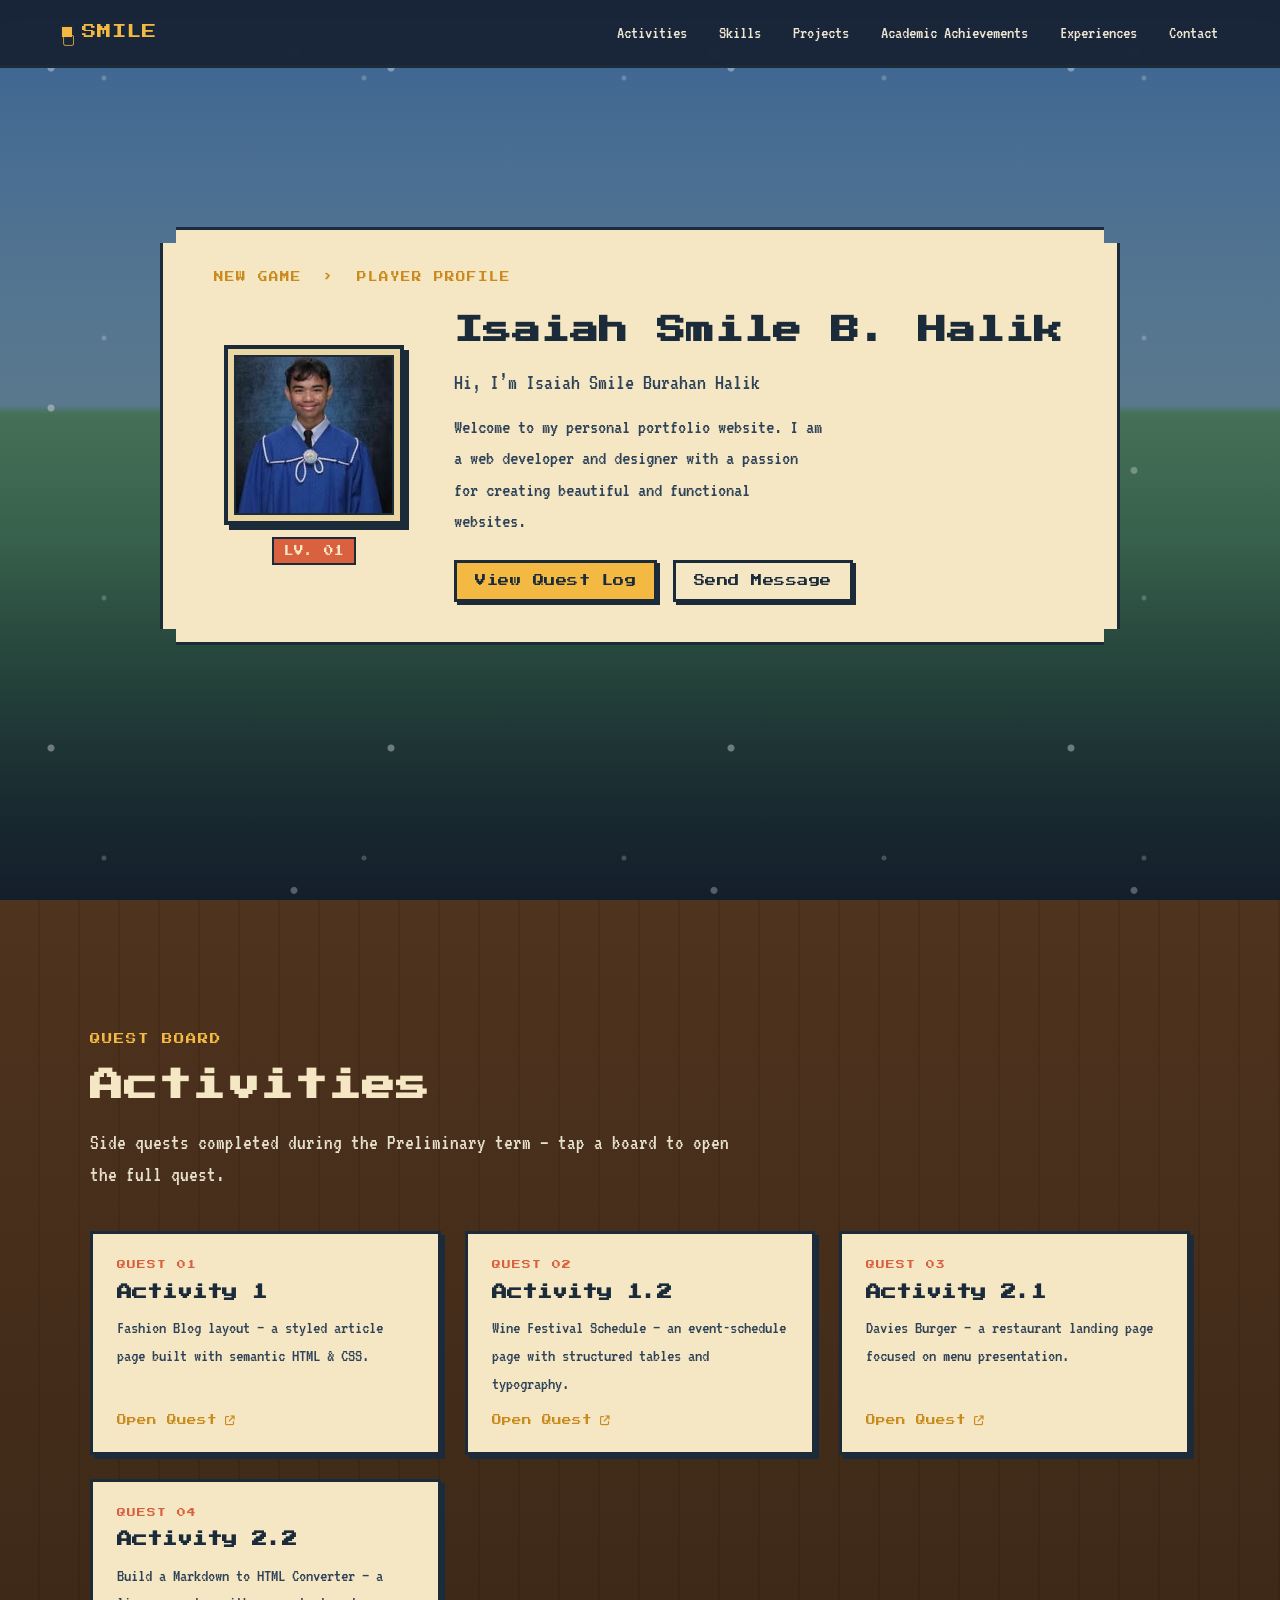
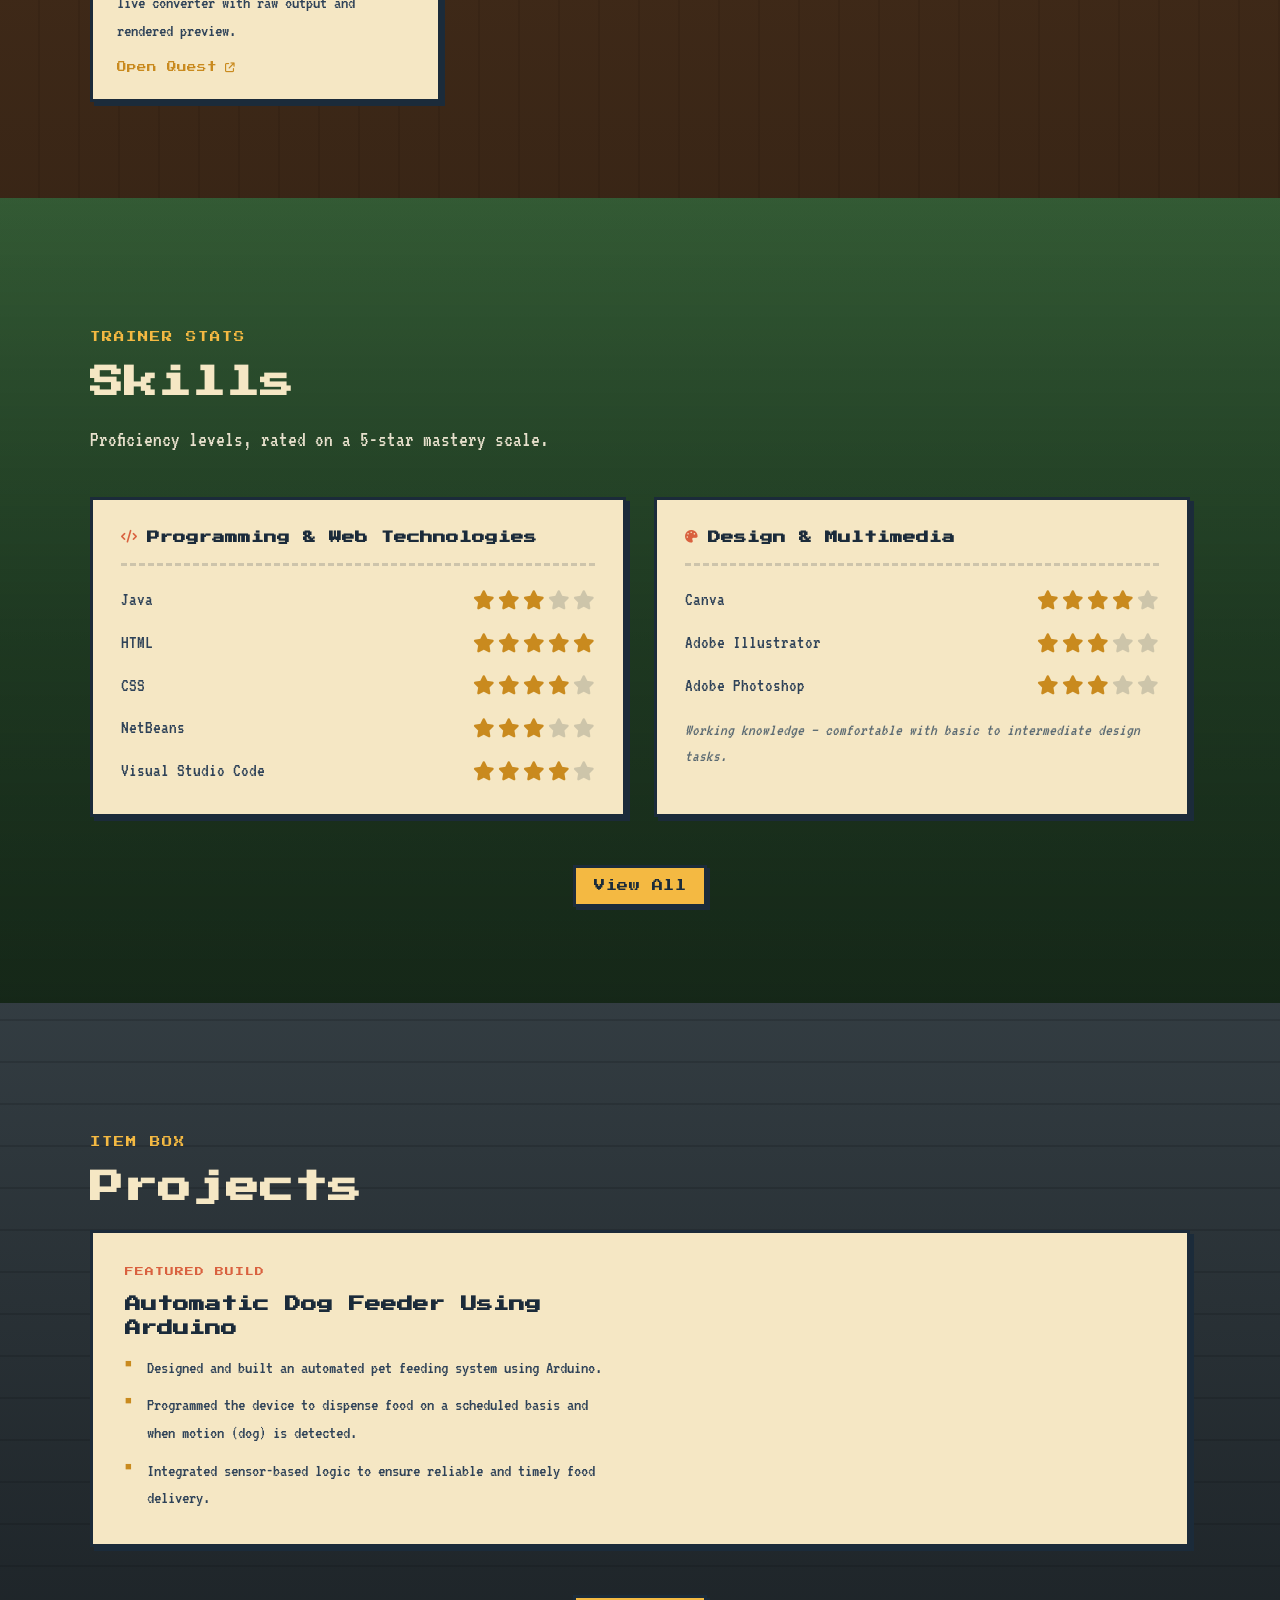
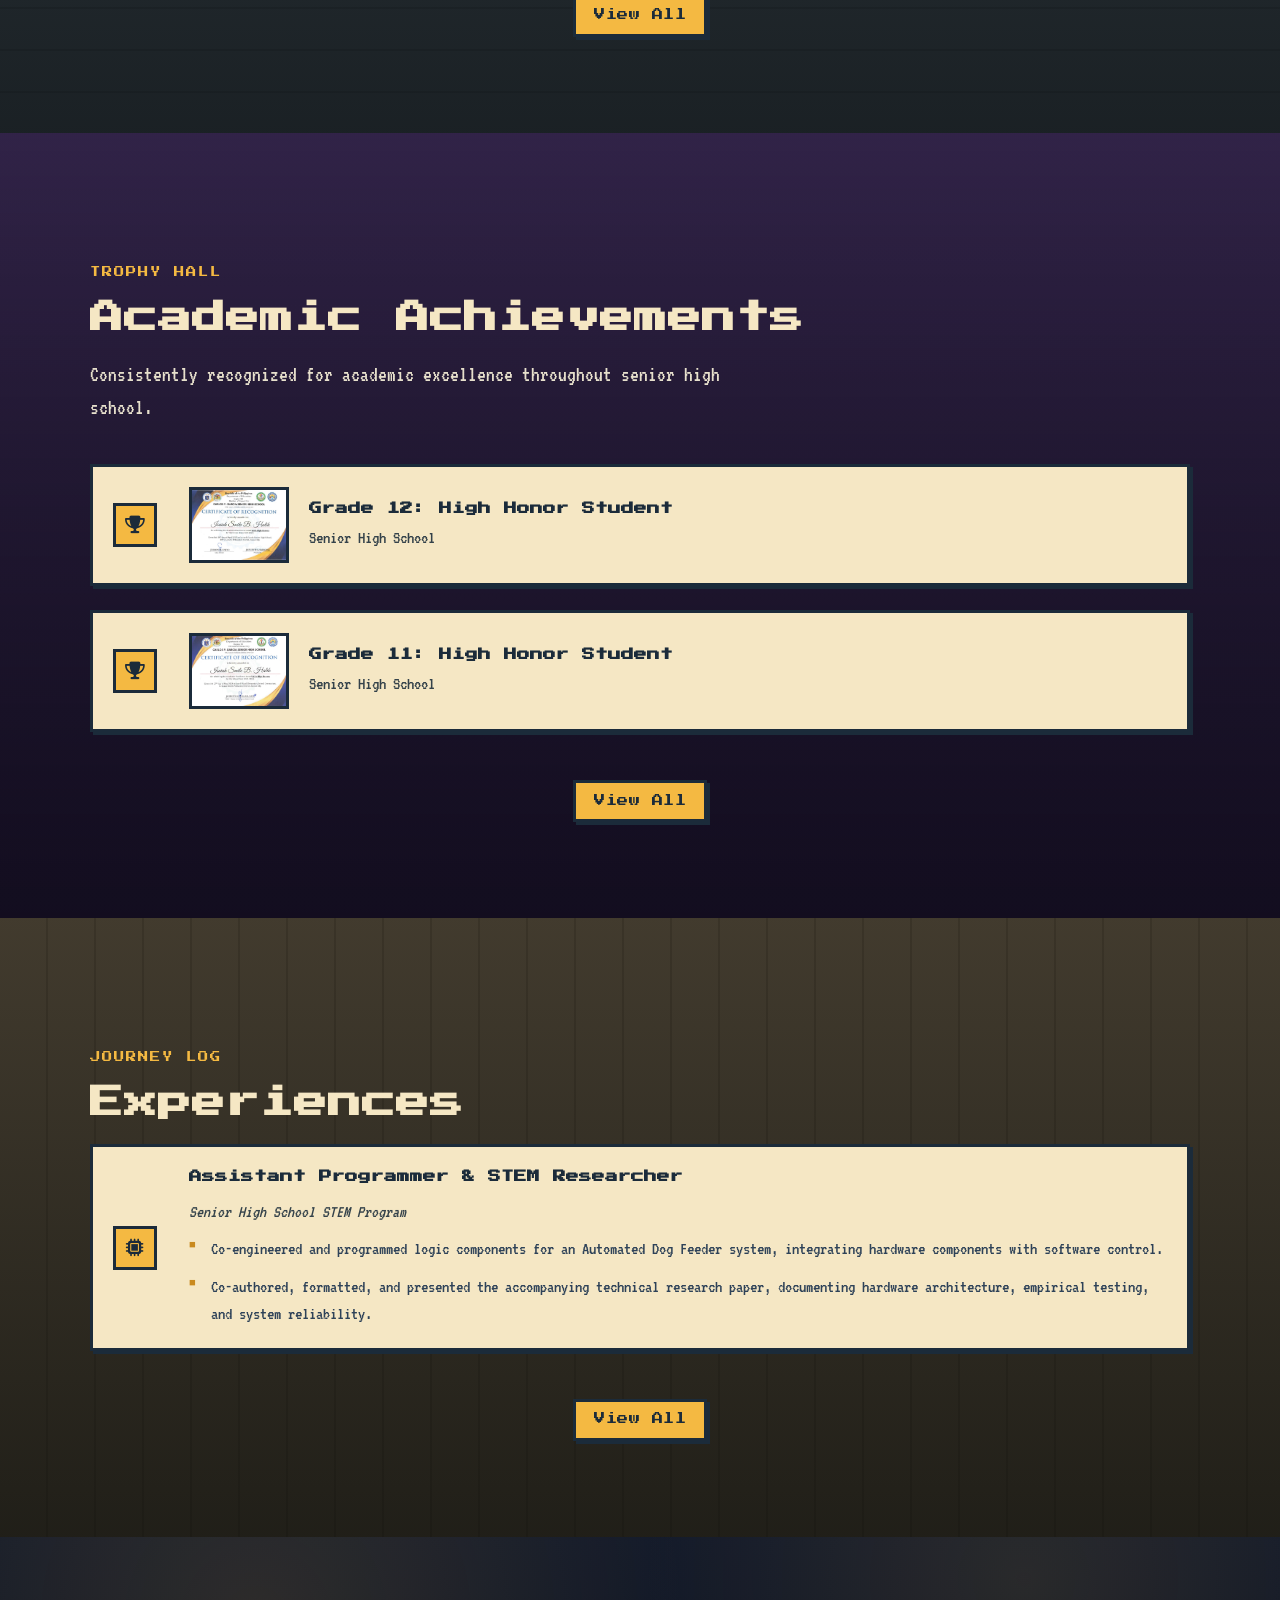
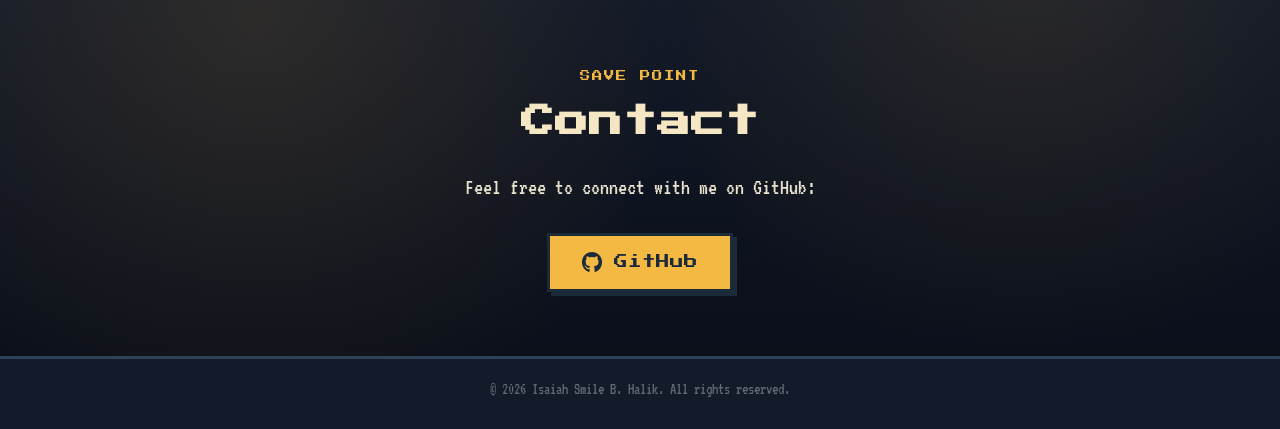
<file: index.html>
<!DOCTYPE html>
<html lang="en">
<head>
<meta charset="UTF-8">
<meta name="viewport" content="width=device-width, initial-scale=1.0">
<title>Isaiah Smile B. Halik — Portfolio</title>

<link rel="preconnect" href="https://fonts.googleapis.com">
<link rel="preconnect" href="https://fonts.gstatic.com" crossorigin>
<link href="https://fonts.googleapis.com/css2?family=Press+Start+2P&family=VT323&display=swap" rel="stylesheet">
<link rel="stylesheet" href="https://cdnjs.cloudflare.com/ajax/libs/font-awesome/6.5.1/css/all.min.css">

<link rel="stylesheet" href="style.css">
</head>
<body>

<!-- ============ NAV ============ -->
<header class="header" id="header">
  <div class="header-inner">
    <a href="#home" class="logo">
      <span class="logo-icon">&#9634;</span>SMILE
    </a>

    <button class="hamburger" id="hamburger" aria-label="Toggle menu" aria-expanded="false">
      <span></span><span></span><span></span>
    </button>

    <nav class="navbar" id="navbar">
      <a href="#activities" class="nav-link">Activities</a>
      <a href="Portfolio/Skills/index.html" class="nav-link">Skills</a>
      <a href="Portfolio/Projects/index.html" class="nav-link">Projects</a>
      <a href="Portfolio/Achievements/index.html" class="nav-link">Academic&nbsp;Achievements</a>
      <a href="Portfolio/Experiences/index.html" class="nav-link">Experiences</a>
      <a href="#contact" class="nav-link">Contact</a>
    </nav>
  </div>
</header>

<main>

<!-- ============ HERO ============ -->
  <section class="hero" id="home">
    <div class="hero-overlay"></div>
    <div class="hero-content">
      <div class="hero-card">
        <div class="pixel-eyebrow">NEW GAME &nbsp;›&nbsp; PLAYER PROFILE</div>

        <div class="hero-grid">
          <div class="hero-portrait">
            <div class="portrait-frame">
              <img src="Portfolio/Pictures/mypic.jpg" alt="Isaiah Smile B. Halik profile photo" class="portrait-img">
            </div>
            <div class="portrait-plate">LV. 01</div>
          </div>

          <div class="hero-text">
            <h1 class="hero-name">Isaiah Smile B. Halik</h1>
            <p class="hero-subheading">Hi, I&rsquo;m Isaiah Smile Burahan Halik</p>
            <p class="hero-body">Welcome to my personal portfolio website. I am a web developer and designer with a passion for creating beautiful and functional websites.</p>
            <div class="hero-actions">
              <a href="#activities" class="btn btn-primary">View Quest Log</a>
              <a href="#contact" class="btn btn-ghost">Send Message</a>
            </div>
          </div>
        </div>
      </div>
      <!-- The scroll-cue div used to be right here. Now it's gone! -->
    </div>
  </section>

  <!-- ============ ACTIVITIES ============ -->
  <section class="activities" id="activities">
    <div class="section-inner">
      <p class="section-eyebrow">QUEST BOARD</p>
      <h2 class="section-title">Activities</h2>
      <p class="section-lede">Side quests completed during the Preliminary term — tap a board to open the full quest.</p>

      <div class="quest-grid">

        <a class="quest-card" href="https://ihalik250000000758-blip.github.io/Prelim/HTML_Activity/Fashion_Blog/FashionBlog.html" target="_blank" rel="noopener noreferrer">
          <div class="quest-tag">QUEST 01</div>
          <h3 class="quest-title">Activity 1</h3>
          <p class="quest-desc">Fashion Blog layout &mdash; a styled article page built with semantic HTML &amp; CSS.</p>
          <span class="quest-link">Open Quest <i class="fa-solid fa-arrow-up-right-from-square"></i></span>
        </a>

        <a class="quest-card" href="https://ihalik250000000758-blip.github.io/Prelim/HTML_Activity/WineFestivalSchedule/" target="_blank" rel="noopener noreferrer">
          <div class="quest-tag">QUEST 02</div>
          <h3 class="quest-title">Activity 1.2</h3>
          <p class="quest-desc">Wine Festival Schedule &mdash; an event-schedule page with structured tables and typography.</p>
          <span class="quest-link">Open Quest <i class="fa-solid fa-arrow-up-right-from-square"></i></span>
        </a>

        <a class="quest-card" href="https://ihalik250000000758-blip.github.io/Prelim/HTML_Activity/DaviesBurger/" target="_blank" rel="noopener noreferrer">
          <div class="quest-tag">QUEST 03</div>
          <h3 class="quest-title">Activity 2.1</h3>
          <p class="quest-desc">Davies Burger &mdash; a restaurant landing page focused on menu presentation.</p>
          <span class="quest-link">Open Quest <i class="fa-solid fa-arrow-up-right-from-square"></i></span>
        </a>

        <a class="quest-card" href="https://ihalik250000000758-blip.github.io/Prelim/HTML_Activity/BuildAMarkdowntoHTMLConverter/" target="_blank" rel="noopener noreferrer">
          <div class="quest-tag">QUEST 04</div>
          <h3 class="quest-title">Activity 2.2</h3>
          <p class="quest-desc">Build a Markdown to HTML Converter &mdash; a live converter with raw output and rendered preview.</p>
          <span class="quest-link">Open Quest <i class="fa-solid fa-arrow-up-right-from-square"></i></span>
        </a>

      </div>
    </div>
  </section>

  <!-- ============ SKILLS ============ -->
  <section class="skills" id="skills">
    <div class="creature-layer" id="creature-layer" aria-hidden="true"></div>

    <div class="section-inner">
      <p class="section-eyebrow">TRAINER STATS</p>
      <h2 class="section-title">Skills</h2>
      <p class="section-lede">Proficiency levels, rated on a 5-star mastery scale.</p>

      <div class="skills-columns">

        <div class="skill-panel">
          <h3 class="skill-panel-title"><i class="fa-solid fa-code"></i> Programming &amp; Web Technologies</h3>
          <ul class="skill-list">
            <li class="skill-row">
              <span class="skill-name">Java</span>
              <span class="stars" data-rating="3" aria-label="3 out of 5"></span>
            </li>
            <li class="skill-row">
              <span class="skill-name">HTML</span>
              <span class="stars" data-rating="5" aria-label="5 out of 5"></span>
            </li>
            <li class="skill-row">
              <span class="skill-name">CSS</span>
              <span class="stars" data-rating="4" aria-label="4 out of 5"></span>
            </li>
            <li class="skill-row">
              <span class="skill-name">NetBeans</span>
              <span class="stars" data-rating="3" aria-label="3 out of 5"></span>
            </li>
            <li class="skill-row">
              <span class="skill-name">Visual Studio Code</span>
              <span class="stars" data-rating="4" aria-label="4 out of 5"></span>
            </li>
          </ul>
        </div>

        <div class="skill-panel">
          <h3 class="skill-panel-title"><i class="fa-solid fa-palette"></i> Design &amp; Multimedia</h3>
          <ul class="skill-list">
            <li class="skill-row">
              <span class="skill-name">Canva</span>
              <span class="stars" data-rating="4" aria-label="4 out of 5"></span>
            </li>
            <li class="skill-row">
              <span class="skill-name">Adobe Illustrator</span>
              <span class="stars" data-rating="3" aria-label="3 out of 5"></span>
            </li>
            <li class="skill-row">
              <span class="skill-name">Adobe Photoshop</span>
              <span class="stars" data-rating="3" aria-label="3 out of 5"></span>
            </li>
          </ul>
          <p class="skill-note">Working knowledge — comfortable with basic to intermediate design tasks.</p>
        </div>

      </div>

      <div class="section-cta">
        <a href="Portfolio/Skills/index.html" class="btn btn-primary">View All</a>
      </div>
    </div>
  </section>

  <!-- ============ PROJECTS ============ -->
  <section class="projects" id="projects">
    <div class="section-inner">
      <p class="section-eyebrow">ITEM BOX</p>
      <h2 class="section-title">Projects</h2>

      <div class="project-feature">
        <div class="project-info">
          <span class="project-badge">FEATURED BUILD</span>
          <h3 class="project-title">Automatic Dog Feeder Using Arduino</h3>
          <ul class="project-bullets">
            <li>Designed and built an automated pet feeding system using Arduino.</li>
            <li>Programmed the device to dispense food on a scheduled basis and when motion (dog) is detected.</li>
            <li>Integrated sensor-based logic to ensure reliable and timely food delivery.</li>
          </ul>
        </div>
      </div>

      <div class="section-cta">
        <a href="Portfolio/Projects/index.html" class="btn btn-primary">View All</a>
      </div>
    </div>
  </section>

  <!-- ============ ACADEMIC ACHIEVEMENTS ============ -->
  <section class="achievements" id="achievements">
    <div class="section-inner">
      <p class="section-eyebrow">TROPHY HALL</p>
      <h2 class="section-title">Academic Achievements</h2>
      <p class="section-lede">Consistently recognized for academic excellence throughout senior high school.</p>

      <ol class="timeline">
        <li class="timeline-item">
          <div class="timeline-marker"><i class="fa-solid fa-trophy"></i></div>
          <div class="timeline-image">
            <img src="Portfolio/Pictures/g12.jpg" alt="Grade 12 certificate">
          </div>
          <div class="timeline-body">
            <h3 class="timeline-title">Grade 12: High Honor Student</h3>
            <p class="timeline-desc">Senior High School</p>
          </div>
        </li>
        <li class="timeline-item">
          <div class="timeline-marker"><i class="fa-solid fa-trophy"></i></div>
          <div class="timeline-image">
            <img src="Portfolio/Pictures/g11.jpg" alt="Grade 11 certificate">
          </div>
          <div class="timeline-body">
            <h3 class="timeline-title">Grade 11: High Honor Student</h3>
            <p class="timeline-desc">Senior High School</p>
          </div>
        </li>
      </ol>

      <div class="section-cta">
        <a href="Portfolio/Achievements/index.html" class="btn btn-primary">View All</a>
      </div>
    </div>
  </section>

  <!-- ============ EXPERIENCES ============ -->
  <section class="experiences" id="experiences">
    <div class="section-inner">
      <p class="section-eyebrow">JOURNEY LOG</p>
      <h2 class="section-title">Experiences</h2>

      <ol class="timeline timeline--exp">
        <li class="timeline-item">
          <div class="timeline-marker"><i class="fa-solid fa-microchip"></i></div>
          <div class="timeline-body">
            <div class="timeline-head">
              <h3 class="timeline-title">Assistant Programmer &amp; STEM Researcher</h3>
            </div>
            <p class="timeline-org">Senior High School STEM Program</p>
            <ul class="project-bullets">
              <li>Co-engineered and programmed logic components for an Automated Dog Feeder system, integrating hardware components with software control.</li>
              <li>Co-authored, formatted, and presented the accompanying technical research paper, documenting hardware architecture, empirical testing, and system reliability.</li>
            </ul>
          </div>
        </li>
      </ol>

      <div class="section-cta">
        <a href="Portfolio/Experiences/index.html" class="btn btn-primary">View All</a>
      </div>
    </div>
  </section>

  <!-- ============ CONTACT ============ -->
  <section class="contact" id="contact">
    <div class="section-inner contact-inner">
      <p class="section-eyebrow">SAVE POINT</p>
      <h2 class="section-title">Contact</h2>
      <p class="contact-text">Feel free to connect with me on GitHub:</p>
      <a href="https://github.com/ihalik250000000758-blip" target="_blank" rel="noopener noreferrer" class="github-btn">
        <i class="fa-brands fa-github"></i>
        <span>GitHub</span>
      </a>
    </div>
  </section>

</main>

<footer class="site-footer">
  <p>&copy; 2026 Isaiah Smile B. Halik. All rights reserved.</p>
</footer>

<script src="script.js"></script>
</body>
</html>
</file>
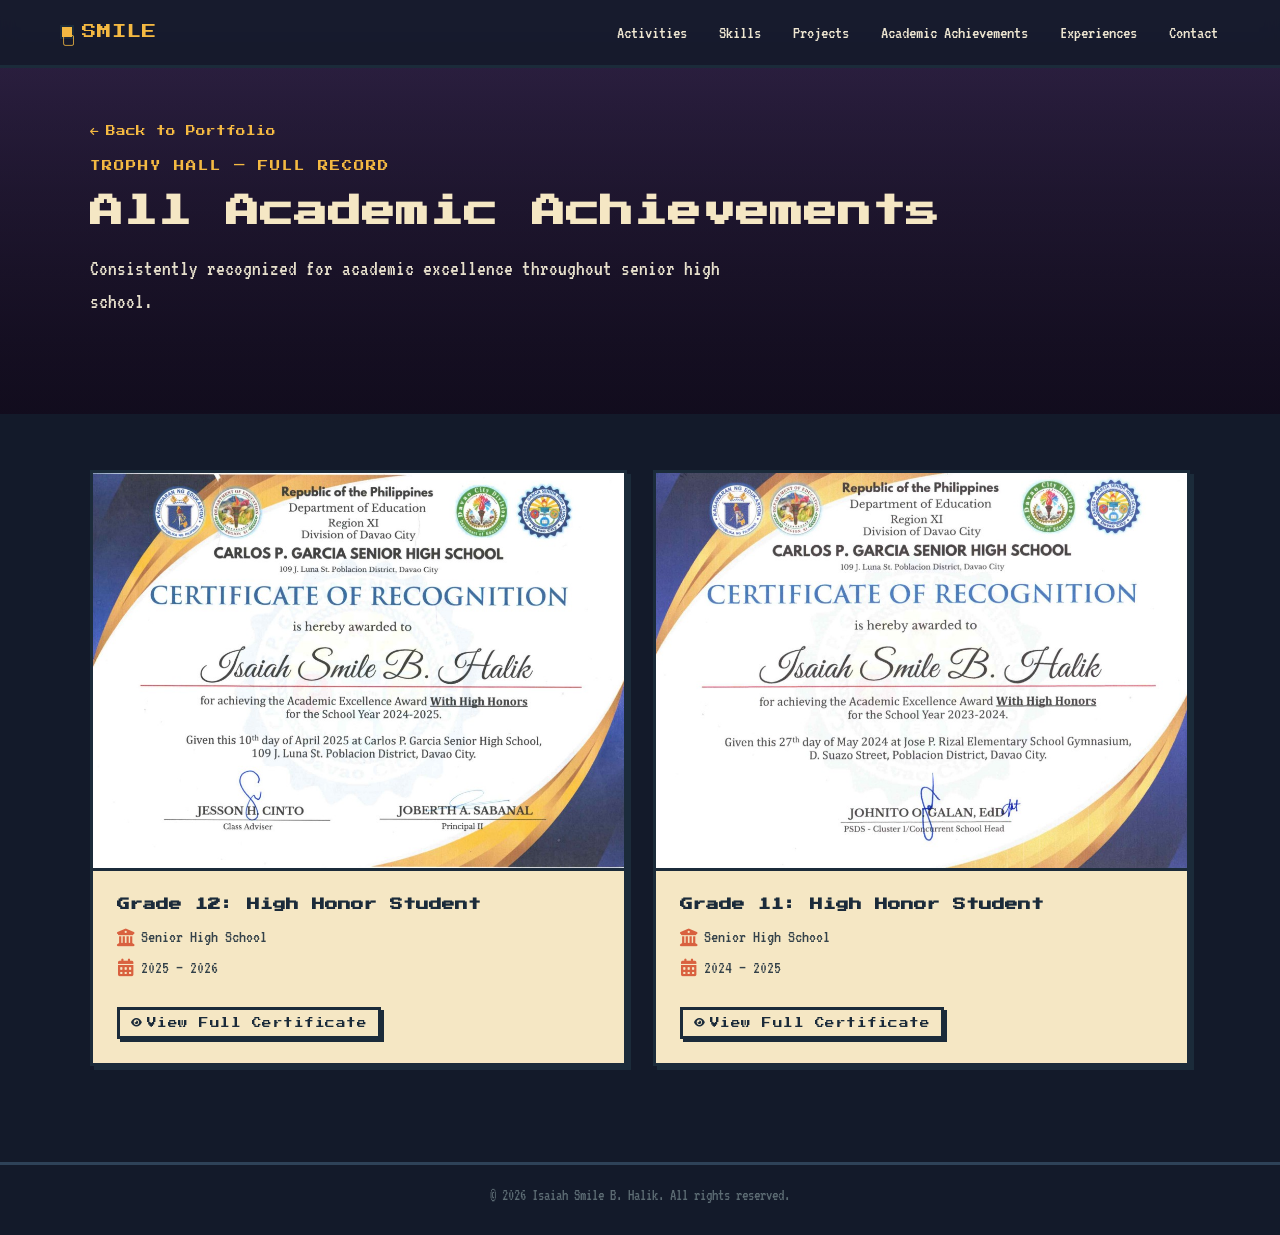
<file: Portfolio/Achievements/index.html>
<!DOCTYPE html>
<html lang="en">
<head>
<meta charset="UTF-8">
<meta name="viewport" content="width=device-width, initial-scale=1.0">
<title>All Achievements — Isaiah Smile B. Halik</title>

<link rel="preconnect" href="https://fonts.googleapis.com">
<link rel="preconnect" href="https://fonts.gstatic.com" crossorigin>
<link href="https://fonts.googleapis.com/css2?family=Press+Start+2P&family=VT323&display=swap" rel="stylesheet">
<link rel="stylesheet" href="https://cdnjs.cloudflare.com/ajax/libs/font-awesome/6.5.1/css/all.min.css">
<link rel="stylesheet" href="../../style.css">
</head>
<body>

<header class="header" id="header">
  <div class="header-inner">
    <a href="../../index.html#home" class="logo"><span class="logo-icon">&#9634;</span>SMILE</a>
    <button class="hamburger" id="hamburger" aria-label="Toggle menu" aria-expanded="false">
      <span></span><span></span><span></span>
    </button>
    <nav class="navbar" id="navbar">
      <a href="../../index.html#activities" class="nav-link">Activities</a>
      <a href="../../Portfolio/Skills/index.html" class="nav-link">Skills</a>
      <a href="../../Portfolio/Projects/index.html" class="nav-link">Projects</a>
      <a href="../../Portfolio/Achievements/index.html" class="nav-link">Academic&nbsp;Achievements</a>
      <a href="../../Portfolio/Experiences/index.html" class="nav-link">Experiences</a>
      <a href="../../index.html#contact" class="nav-link">Contact</a>
    </nav>
  </div>
</header>

<main>
  <section class="subpage-hero biome-achievements">
    <div class="subpage-hero-inner">
      <a href="../../index.html#achievements" class="back-link"><i class="fa-solid fa-arrow-left"></i> Back to Portfolio</a>
      <p class="section-eyebrow">TROPHY HALL &mdash; FULL RECORD</p>
      <h1 class="section-title">All Academic Achievements</h1>
      <p class="section-lede">Consistently recognized for academic excellence throughout senior high school.</p>
    </div>
  </section>

  <section class="subpage-body">
    <div class="subpage-body-inner">
      <div class="cert-grid">

        <div class="cert-card">
          <div class="cert-image">
            <img src="../../Portfolio/Pictures/g12.jpg" alt="Grade 12 High Honor certificate">
          </div>
          <div class="cert-body">
            <h3 class="cert-title">Grade 12: High Honor Student</h3>
            <div class="cert-meta">
              <span class="cert-meta-row"><i class="fa-solid fa-building-columns"></i>Senior High School</span>
              <span class="cert-meta-row"><i class="fa-solid fa-calendar-days"></i>2025 &ndash; 2026</span>
            </div>
            <div class="cert-actions">
              <a href="../../Portfolio/Pictures/g12.jpg" target="_blank" class="btn btn-ghost btn-sm"><i class="fa-solid fa-eye"></i> View Full Certificate</a>
            </div>
          </div>
        </div>

        <div class="cert-card">
          <div class="cert-image">
            <img src="../../Portfolio/Pictures/g11.jpg" alt="Grade 11 High Honor certificate">
          </div>
          <div class="cert-body">
            <h3 class="cert-title">Grade 11: High Honor Student</h3>
            <div class="cert-meta">
              <span class="cert-meta-row"><i class="fa-solid fa-building-columns"></i>Senior High School</span>
              <span class="cert-meta-row"><i class="fa-solid fa-calendar-days"></i>2024 &ndash; 2025</span>
            </div>
            <div class="cert-actions">
              <a href="../../Portfolio/Pictures/g11.jpg" target="_blank" class="btn btn-ghost btn-sm"><i class="fa-solid fa-eye"></i> View Full Certificate</a>
            </div>
          </div>
        </div>

      </div>
    </div>
  </section>
</main>

<footer class="site-footer">
  <p>&copy; 2026 Isaiah Smile B. Halik. All rights reserved.</p>
</footer>

<script src="../../script.js"></script>
</body>
</html>
</file>
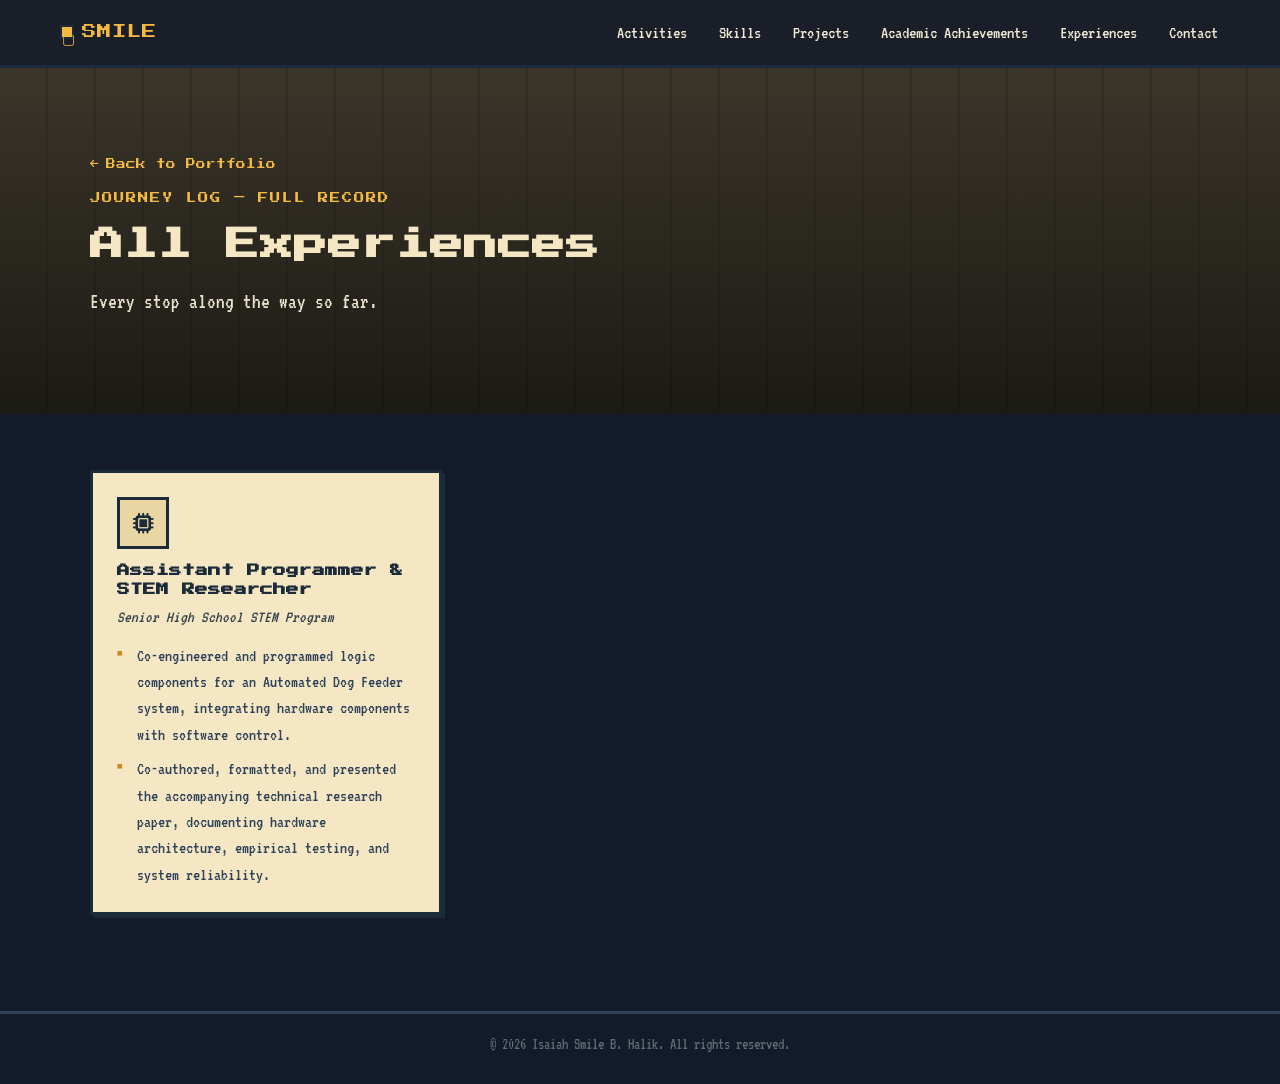
<file: Portfolio/Experiences/index.html>
<!DOCTYPE html>
<html lang="en">
<head>
<meta charset="UTF-8">
<meta name="viewport" content="width=device-width, initial-scale=1.0">
<title>All Experiences — Isaiah Smile B. Halik</title>

<link rel="preconnect" href="https://fonts.googleapis.com">
<link rel="preconnect" href="https://fonts.gstatic.com" crossorigin>
<link href="https://fonts.googleapis.com/css2?family=Press+Start+2P&family=VT323&display=swap" rel="stylesheet">
<link rel="stylesheet" href="https://cdnjs.cloudflare.com/ajax/libs/font-awesome/6.5.1/css/all.min.css">
<link rel="stylesheet" href="../../style.css">
</head>
<body>

<header class="header" id="header">
  <div class="header-inner">
    <a href="../../index.html#home" class="logo"><span class="logo-icon">&#9634;</span>SMILE</a>
    <button class="hamburger" id="hamburger" aria-label="Toggle menu" aria-expanded="false">
      <span></span><span></span><span></span>
    </button>
    <nav class="navbar" id="navbar">
      <a href="../../index.html#activities" class="nav-link">Activities</a>
      <a href="../../Portfolio/Skills/index.html" class="nav-link">Skills</a>
      <a href="../../Portfolio/Projects/index.html" class="nav-link">Projects</a>
      <a href="../../Portfolio/Achievements/index.html" class="nav-link">Academic&nbsp;Achievements</a>
      <a href="../../Portfolio/Experiences/index.html" class="nav-link">Experiences</a>
      <a href="../../index.html#contact" class="nav-link">Contact</a>
    </nav>
  </div>
</header>

<main>
  <section class="subpage-hero biome-experiences">
    <div class="subpage-hero-inner">
      <a href="../../index.html#experiences" class="back-link"><i class="fa-solid fa-arrow-left"></i> Back to Portfolio</a>
      <p class="section-eyebrow">JOURNEY LOG &mdash; FULL RECORD</p>
      <h1 class="section-title">All Experiences</h1>
      <p class="section-lede">Every stop along the way so far.</p>
    </div>
  </section>

  <section class="subpage-body">
    <div class="subpage-body-inner">
      <div class="icon-card-grid">

        <div class="icon-card">
          <div class="icon-card-badge"><i class="fa-solid fa-microchip"></i></div>
          <h3 class="icon-card-title">Assistant Programmer &amp; STEM Researcher</h3>
          <p class="icon-card-subtitle">Senior High School STEM Program</p>
          <ul class="icon-card-bullets">
            <li>Co-engineered and programmed logic components for an Automated Dog Feeder system, integrating hardware components with software control.</li>
            <li>Co-authored, formatted, and presented the accompanying technical research paper, documenting hardware architecture, empirical testing, and system reliability.</li>
          </ul>
        </div>

      </div>
    </div>
  </section>
</main>

<footer class="site-footer">
  <p>&copy; 2026 Isaiah Smile B. Halik. All rights reserved.</p>
</footer>

<script src="../../script.js"></script>
</body>
</html>
</file>
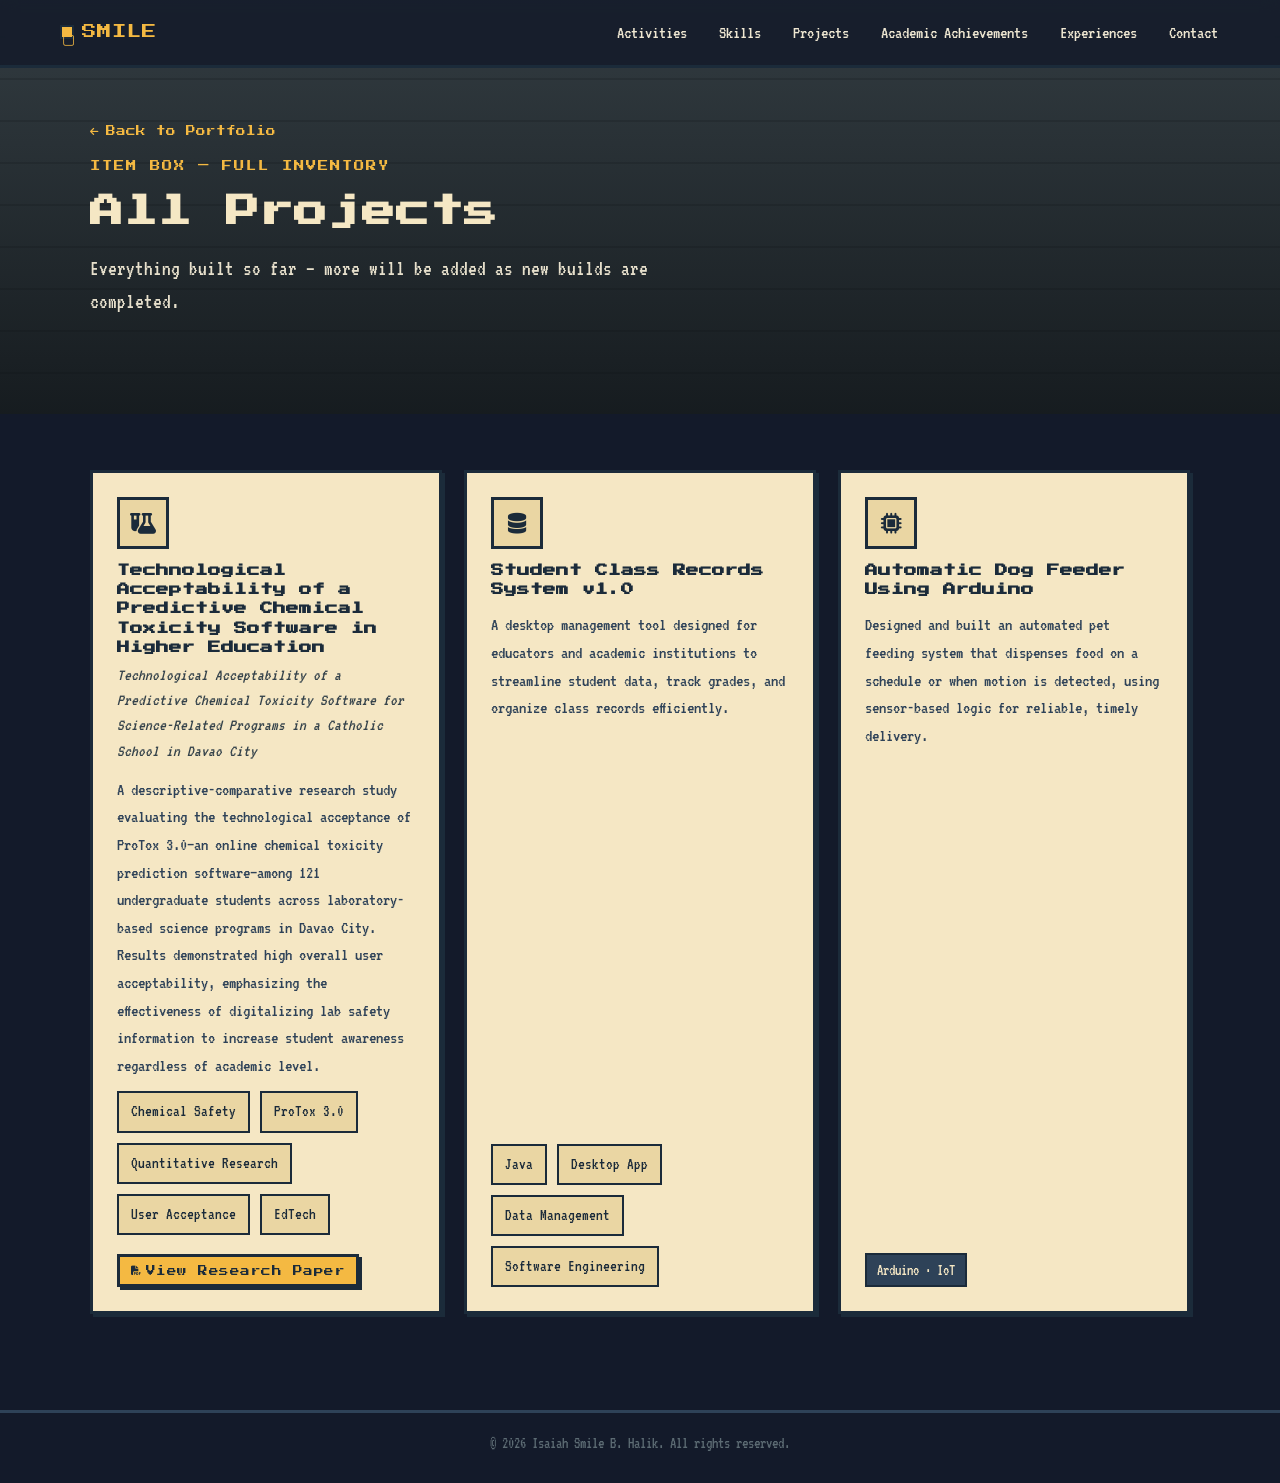
<file: Portfolio/Projects/index.html>
<!DOCTYPE html>
<html lang="en">
<head>
<meta charset="UTF-8">
<meta name="viewport" content="width=device-width, initial-scale=1.0">
<title>All Projects — Isaiah Smile B. Halik</title>

<link rel="preconnect" href="https://fonts.googleapis.com">
<link rel="preconnect" href="https://fonts.gstatic.com" crossorigin>
<link href="https://fonts.googleapis.com/css2?family=Press+Start+2P&family=VT323&display=swap" rel="stylesheet">
<link rel="stylesheet" href="https://cdnjs.cloudflare.com/ajax/libs/font-awesome/6.5.1/css/all.min.css">
<link rel="stylesheet" href="../../style.css">
</head>
<body>

<header class="header" id="header">
  <div class="header-inner">
    <a href="../../index.html#home" class="logo"><span class="logo-icon">&#9634;</span>SMILE</a>
    <button class="hamburger" id="hamburger" aria-label="Toggle menu" aria-expanded="false">
      <span></span><span></span><span></span>
    </button>
    <nav class="navbar" id="navbar">
      <a href="../../index.html#activities" class="nav-link">Activities</a>
      <a href="../../Portfolio/Skills/index.html" class="nav-link">Skills</a>
      <a href="../../Portfolio/Projects/index.html" class="nav-link">Projects</a>
      <a href="../../Portfolio/Achievements/index.html" class="nav-link">Academic&nbsp;Achievements</a>
      <a href="../../Portfolio/Experiences/index.html" class="nav-link">Experiences</a>
      <a href="../../index.html#contact" class="nav-link">Contact</a>
    </nav>
  </div>
</header>

<main>
  <section class="subpage-hero biome-projects">
    <div class="subpage-hero-inner">
      <a href="../../index.html#projects" class="back-link"><i class="fa-solid fa-arrow-left"></i> Back to Portfolio</a>
      <p class="section-eyebrow">ITEM BOX &mdash; FULL INVENTORY</p>
      <h1 class="section-title">All Projects</h1>
      <p class="section-lede">Everything built so far — more will be added as new builds are completed.</p>
    </div>
  </section>

  <section class="subpage-body">
    <div class="subpage-body-inner">
      <div class="icon-card-grid">

        <div class="icon-card">
          <div class="icon-card-badge"><i class="fa-solid fa-flask-vial"></i></div>
          <h3 class="icon-card-title">Technological Acceptability of a Predictive Chemical Toxicity Software in Higher Education</h3>
          <p class="icon-card-subtitle">Technological Acceptability of a Predictive Chemical Toxicity Software for Science-Related Programs in a Catholic School in Davao City</p>
          <p class="icon-card-desc">A descriptive-comparative research study evaluating the technological acceptance of ProTox 3.0&mdash;an online chemical toxicity prediction software&mdash;among 121 undergraduate students across laboratory-based science programs in Davao City. Results demonstrated high overall user acceptability, emphasizing the effectiveness of digitalizing lab safety information to increase student awareness regardless of academic level.</p>
          <div class="tag-list">
            <span class="tag-chip">Chemical Safety</span>
            <span class="tag-chip">ProTox 3.0</span>
            <span class="tag-chip">Quantitative Research</span>
            <span class="tag-chip">User Acceptance</span>
            <span class="tag-chip">EdTech</span>
          </div>
          <div class="icon-card-actions">
            <!-- Ensure your PDF path is correct with ../../ -->
            <a href="../../Portfolio/Files/GEC003.23_Final%20Research%20Paper.pdf" target="_blank" rel="noopener noreferrer" class="btn btn-primary btn-sm">
              <i class="fa-solid fa-file-pdf"></i> View Research Paper
            </a>
          </div>
        </div>

        <div class="icon-card">
          <div class="icon-card-badge"><i class="fa-solid fa-database"></i></div>
          <h3 class="icon-card-title">Student Class Records System v1.0</h3>
          <p class="icon-card-desc">A desktop management tool designed for educators and academic institutions to streamline student data, track grades, and organize class records efficiently.</p>
          <div class="tag-list">
            <span class="tag-chip">Java</span>
            <span class="tag-chip">Desktop App</span>
            <span class="tag-chip">Data Management</span>
            <span class="tag-chip">Software Engineering</span>
          </div>
        </div>

        <div class="icon-card">
          <div class="icon-card-badge"><i class="fa-solid fa-microchip"></i></div>
          <h3 class="icon-card-title">Automatic Dog Feeder Using Arduino</h3>
          <p class="icon-card-desc">Designed and built an automated pet feeding system that dispenses food on a schedule or when motion is detected, using sensor-based logic for reliable, timely delivery.</p>
          <span class="icon-card-tag">Arduino &middot; IoT</span>
        </div>

      </div>
    </div>
  </section>
</main>

<footer class="site-footer">
  <p>&copy; 2026 Isaiah Smile B. Halik. All rights reserved.</p>
</footer>

<script src="../../script.js"></script>
</body>
</html>
</file>
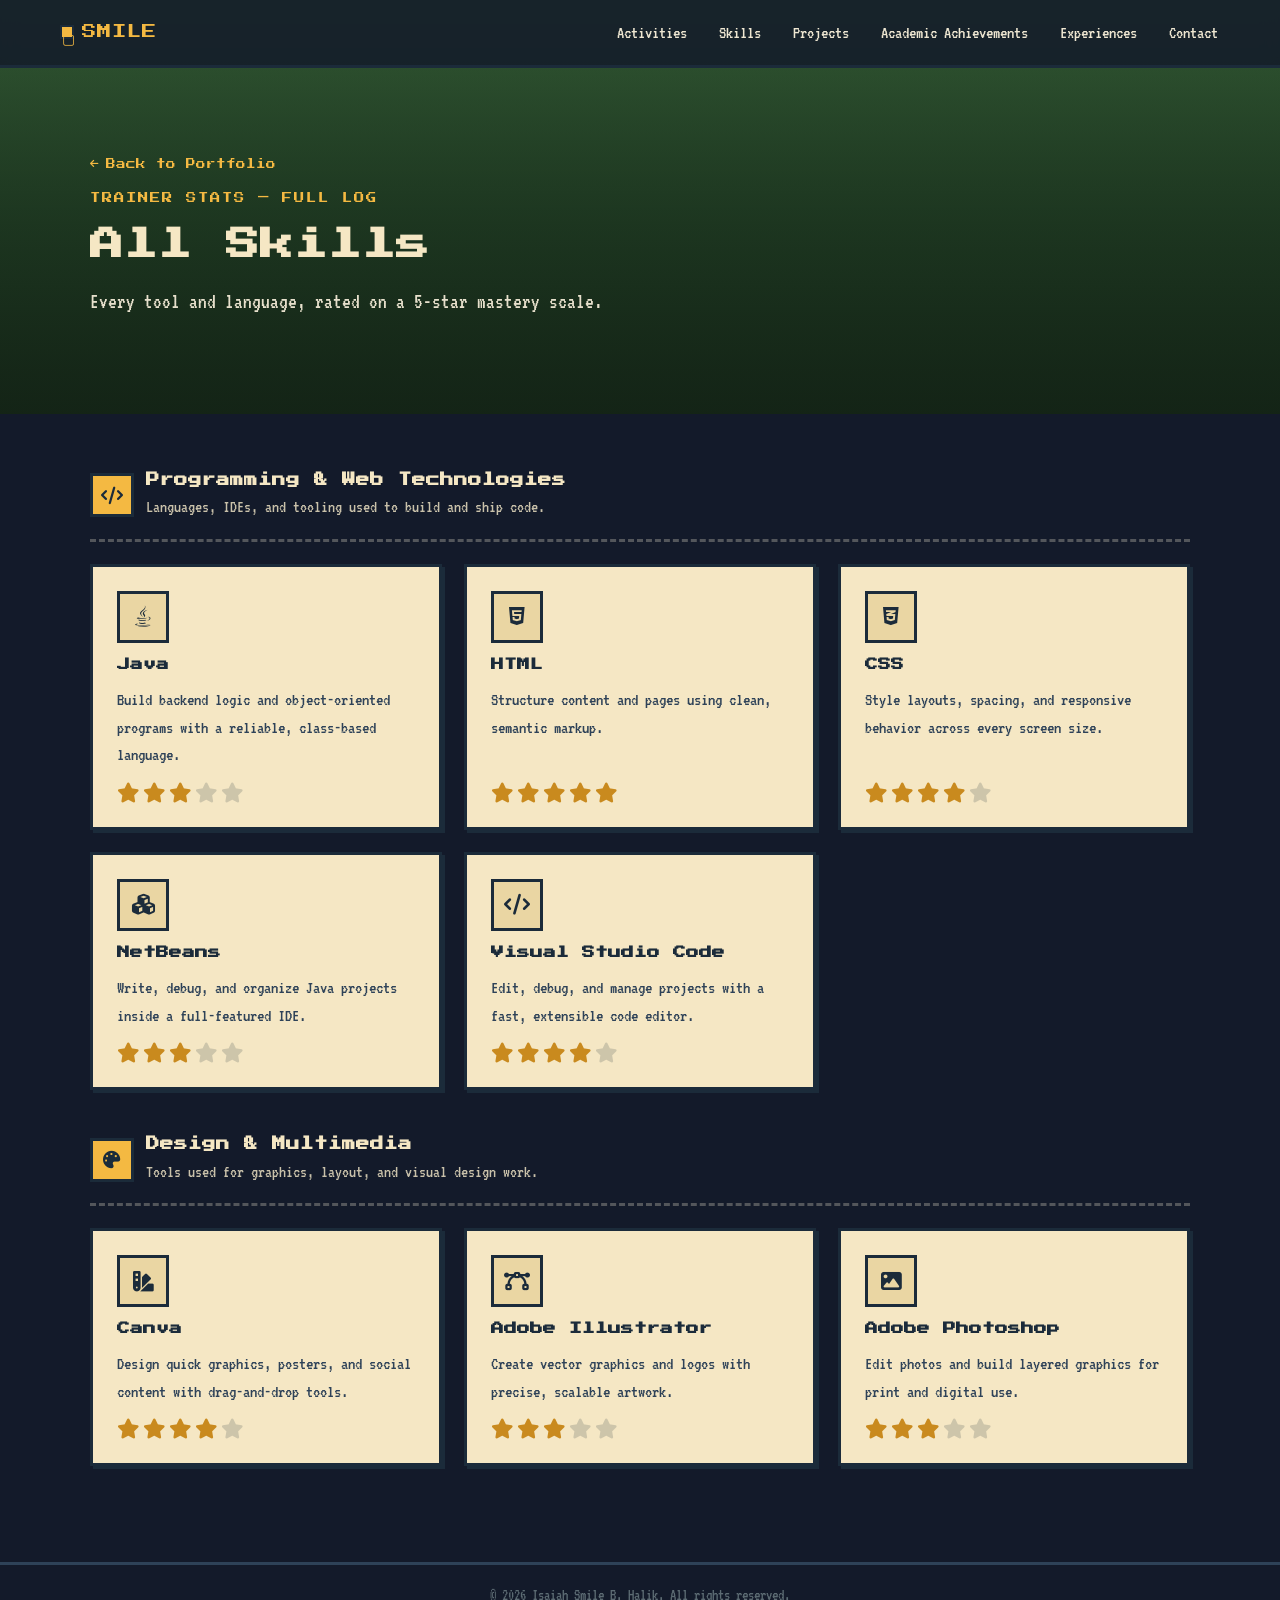
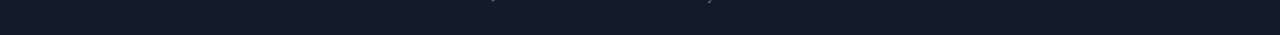
<file: Portfolio/Skills/index.html>
<!DOCTYPE html>
<html lang="en">
<head>
<meta charset="UTF-8">
<meta name="viewport" content="width=device-width, initial-scale=1.0">
<title>All Skills — Isaiah Smile B. Halik</title>

<link rel="preconnect" href="https://fonts.googleapis.com">
<link rel="preconnect" href="https://fonts.gstatic.com" crossorigin>
<link href="https://fonts.googleapis.com/css2?family=Press+Start+2P&family=VT323&display=swap" rel="stylesheet">
<link rel="stylesheet" href="https://cdnjs.cloudflare.com/ajax/libs/font-awesome/6.5.1/css/all.min.css">
<link rel="stylesheet" href="../../style.css">
</head>
<body>

<header class="header" id="header">
  <div class="header-inner">
    <a href="../../index.html#home" class="logo"><span class="logo-icon">&#9634;</span>SMILE</a>
    <button class="hamburger" id="hamburger" aria-label="Toggle menu" aria-expanded="false">
      <span></span><span></span><span></span>
    </button>
    <nav class="navbar" id="navbar">
      <a href="../../index.html#activities" class="nav-link">Activities</a>
      <a href="../../Portfolio/Skills/index.html" class="nav-link">Skills</a>
      <a href="../../Portfolio/Projects/index.html" class="nav-link">Projects</a>
      <a href="../../Portfolio/Achievements/index.html" class="nav-link">Academic&nbsp;Achievements</a>
      <a href="../../Portfolio/Experiences/index.html" class="nav-link">Experiences</a>
      <a href="../../index.html#contact" class="nav-link">Contact</a>
    </nav>
  </div>
</header>

<main>
  <section class="subpage-hero biome-skills">
    <div class="subpage-hero-inner">
      <a href="../../index.html#skills" class="back-link"><i class="fa-solid fa-arrow-left"></i> Back to Portfolio</a>
      <p class="section-eyebrow">TRAINER STATS &mdash; FULL LOG</p>
      <h1 class="section-title">All Skills</h1>
      <p class="section-lede">Every tool and language, rated on a 5-star mastery scale.</p>
    </div>
  </section>

  <section class="subpage-body">
    <div class="subpage-body-inner">

      <div class="skill-category-block">
        <div class="skill-category-head">
          <div class="skill-category-icon"><i class="fa-solid fa-code"></i></div>
          <div>
            <h3 class="skill-category-title">Programming &amp; Web Technologies</h3>
            <p class="skill-category-desc">Languages, IDEs, and tooling used to build and ship code.</p>
          </div>
        </div>
        <div class="icon-card-grid">

          <div class="icon-card">
            <div class="icon-card-badge"><i class="fa-brands fa-java"></i></div>
            <h3 class="icon-card-title">Java</h3>
            <p class="icon-card-desc">Build backend logic and object-oriented programs with a reliable, class-based language.</p>
            <span class="stars" data-rating="3"></span>
          </div>

          <div class="icon-card">
            <div class="icon-card-badge"><i class="fa-brands fa-html5"></i></div>
            <h3 class="icon-card-title">HTML</h3>
            <p class="icon-card-desc">Structure content and pages using clean, semantic markup.</p>
            <span class="stars" data-rating="5"></span>
          </div>

          <div class="icon-card">
            <div class="icon-card-badge"><i class="fa-brands fa-css3-alt"></i></div>
            <h3 class="icon-card-title">CSS</h3>
            <p class="icon-card-desc">Style layouts, spacing, and responsive behavior across every screen size.</p>
            <span class="stars" data-rating="4"></span>
          </div>

          <div class="icon-card">
            <div class="icon-card-badge"><i class="fa-solid fa-cubes"></i></div>
            <h3 class="icon-card-title">NetBeans</h3>
            <p class="icon-card-desc">Write, debug, and organize Java projects inside a full-featured IDE.</p>
            <span class="stars" data-rating="3"></span>
          </div>

          <div class="icon-card">
            <div class="icon-card-badge"><i class="fa-solid fa-code"></i></div>
            <h3 class="icon-card-title">Visual Studio Code</h3>
            <p class="icon-card-desc">Edit, debug, and manage projects with a fast, extensible code editor.</p>
            <span class="stars" data-rating="4"></span>
          </div>

        </div>
      </div>

      <div class="skill-category-block">
        <div class="skill-category-head">
          <div class="skill-category-icon"><i class="fa-solid fa-palette"></i></div>
          <div>
            <h3 class="skill-category-title">Design &amp; Multimedia</h3>
            <p class="skill-category-desc">Tools used for graphics, layout, and visual design work.</p>
          </div>
        </div>
        <div class="icon-card-grid">

          <div class="icon-card">
            <div class="icon-card-badge"><i class="fa-solid fa-swatchbook"></i></div>
            <h3 class="icon-card-title">Canva</h3>
            <p class="icon-card-desc">Design quick graphics, posters, and social content with drag-and-drop tools.</p>
            <span class="stars" data-rating="4"></span>
          </div>

          <div class="icon-card">
            <div class="icon-card-badge"><i class="fa-solid fa-bezier-curve"></i></div>
            <h3 class="icon-card-title">Adobe Illustrator</h3>
            <p class="icon-card-desc">Create vector graphics and logos with precise, scalable artwork.</p>
            <span class="stars" data-rating="3"></span>
          </div>

          <div class="icon-card">
            <div class="icon-card-badge"><i class="fa-solid fa-image"></i></div>
            <h3 class="icon-card-title">Adobe Photoshop</h3>
            <p class="icon-card-desc">Edit photos and build layered graphics for print and digital use.</p>
            <span class="stars" data-rating="3"></span>
          </div>

        </div>
      </div>

    </div>
  </section>
</main>

<footer class="site-footer">
  <p>&copy; 2026 Isaiah Smile B. Halik. All rights reserved.</p>
</footer>

<script src="../../script.js"></script>
</body>
</html>
</file>
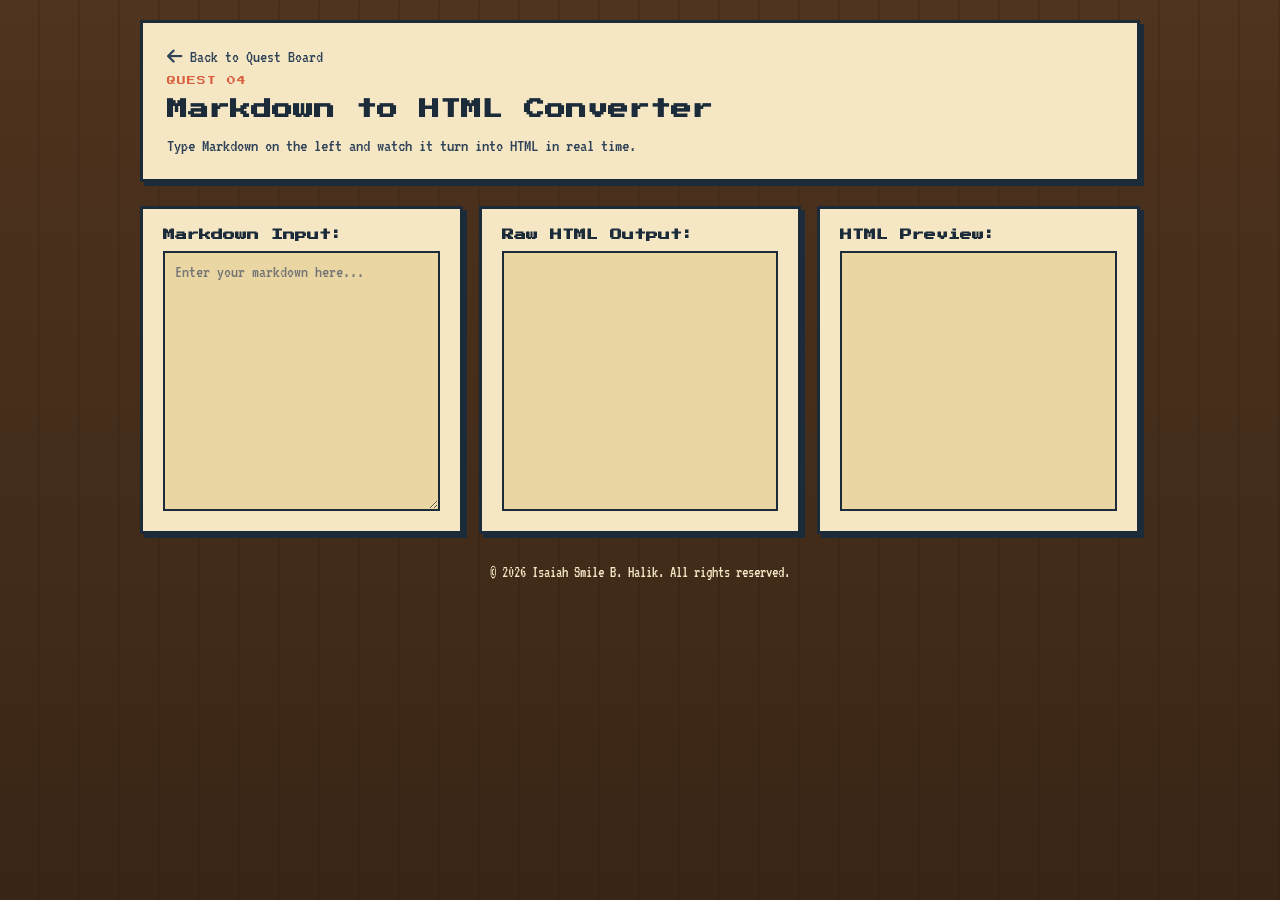
<file: Prelim/HTML_Activity/BuildAMarkdowntoHTMLConverter/index.html>
<!DOCTYPE html>
<html lang="en">

<head>
    <meta charset="UTF-8">
    <meta name="viewport" content="width=device-width, initial-scale=1.0">
    <title>Markdown to HTML Converter</title>

    <link rel="preconnect" href="https://fonts.googleapis.com">
    <link rel="preconnect" href="https://fonts.gstatic.com" crossorigin>
    <link href="https://fonts.googleapis.com/css2?family=Press+Start+2P&family=VT323&display=swap" rel="stylesheet">
    <link rel="stylesheet" href="https://cdnjs.cloudflare.com/ajax/libs/font-awesome/6.5.1/css/all.min.css">

    <link rel="stylesheet" href="styles.css">
</head>

<body>

    <header class="page-header">
        <a href="../../../index.html" class="back-link"><i class="fa-solid fa-arrow-left"></i> Back to Quest Board</a>
        <div class="page-tag">QUEST 04</div>
        <h1>Markdown to HTML Converter</h1>
        <p class="page-lede">Type Markdown on the left and watch it turn into HTML in real time.</p>
    </header>

    <div id="container">
        <div class="container">
            <h2>Markdown Input:</h2>
            <textarea id="markdown-input" placeholder="Enter your markdown here..."></textarea>
        </div>

        <div class="container">
            <h2>Raw HTML Output:</h2>
            <div id="html-output"></div>
        </div>

        <div class="container">
            <h2>HTML Preview:</h2>
            <div id="preview"></div>
        </div>
    </div>

    <footer class="site-footer">
        <p>&copy; 2026 Isaiah Smile B. Halik. All rights reserved.</p>
    </footer>

    <script src="script.js"></script>
</body>

</html>
</file>
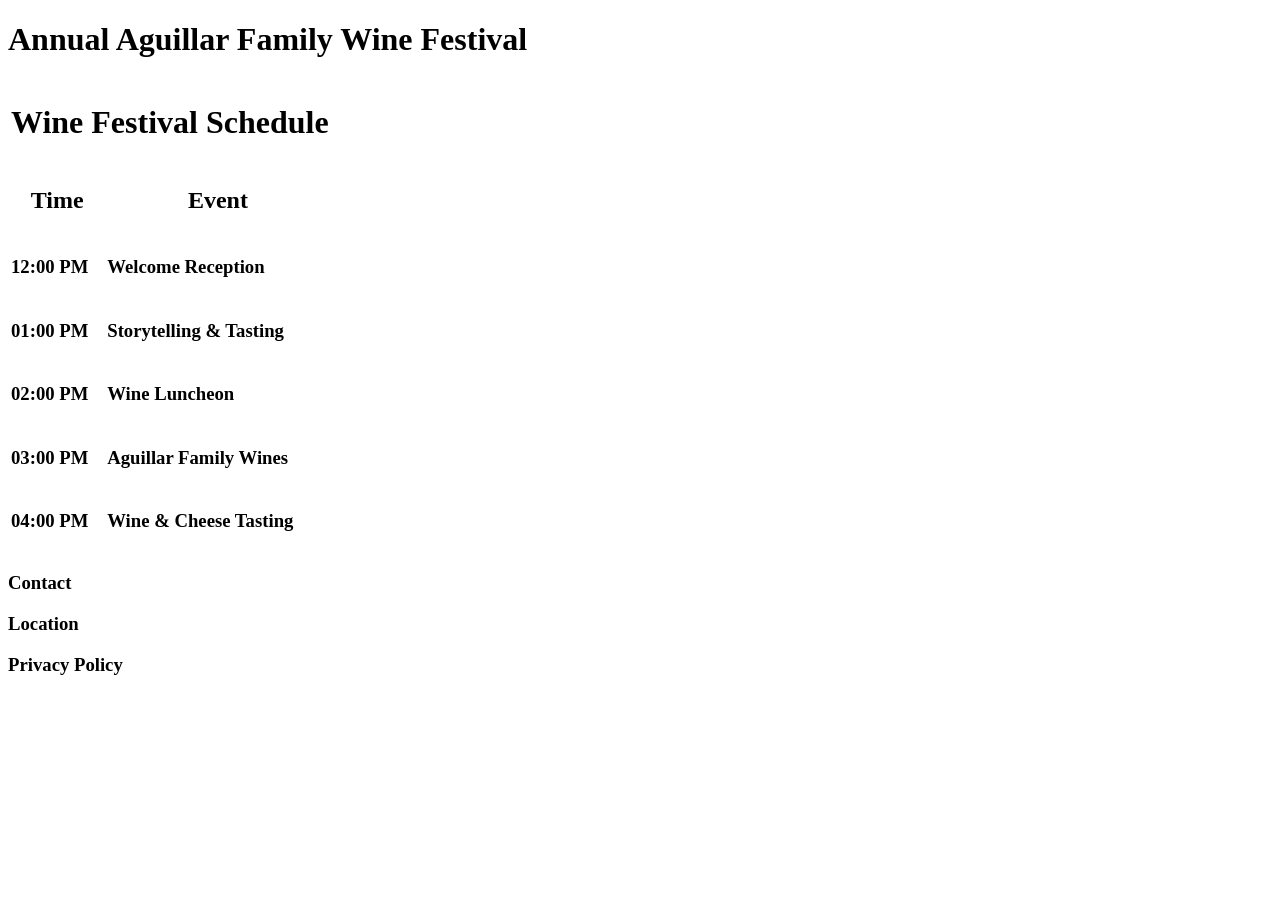
<file: Prelim/HTML_Activity/WineFestivalSchedule/index.html>
<!DOCTYPE html>
<html>
  <head>
    <meta charset="utf-8" />
    <title>Aguillar Family Wine Festival</title>
  </head>

  <body>
    <header>
      <h1>Annual Aguillar Family Wine Festival</h1>
    </header>

    <div class="container">
      <table>
        <thead>
          <tr>
            <th colspan="2"><h1>Wine Festival Schedule</h1></th>
          </tr>
          <tr>
            <th><h2>Time</h2></th>
            <th><h2>Event</h2></th>
          </tr>
        </thead>

        <tbody>
          <tr>
            <td class="left"><h3>12:00 PM</h3></td>
            <td><h3>Welcome Reception</h3></td>
          </tr>

          <tr>
            <td class="left"><h3>01:00 PM</h3></td>
            <td><h3>Storytelling & Tasting</h3></td>
          </tr>

          <tr>
            <td class="left"><h3>02:00 PM</h3></td>
            <td><h3>Wine Luncheon</h3></td>
          </tr>

          <tr>
            <td class="left"><h3>03:00 PM</h3></td>
            <td><h3>Aguillar Family Wines</h3></td>
          </tr>

          <tr>
            <td class="left"><h3>04:00 PM</h3></td>
            <td><h3>Wine & Cheese Tasting</h3></td>
          </tr>
        </tbody>
      </table>
    </div>

    <footer>
      <h3>Contact</h3>
      <h3>Location</h3>
      <h3>Privacy Policy</h3>
    </footer>
  </body>
</html>
</file>
<file: style.css>
/* ===================================================================
   TOKENS
=================================================================== */
:root {
  --sky-top:      #4E86C6;
  --sky-bottom:   #9FD1E8;
  --grass-dark:   #2F6B3E;
  --grass:        #4C9A57;
  --grass-light:  #78C27B;
  --parchment:    #F5E7C4;
  --parchment-2:  #EAD6A3;
  --ink:          #1B2B3A;
  --ink-soft:     #2E4258;
  --gold:         #F4B942;
  --gold-dark:    #C98A1E;
  --ember:        #D9613F;
  --stone:        #5C6B73;
  --stone-dark:   #34424A;
  --dusk:         #3A2C56;
  --dusk-2:       #5A4180;
  --night:        #131A2A;
  --paper-line:   rgba(27, 43, 58, 0.18);

  --font-display: 'Press Start 2P', monospace;
  --font-body:    'VT323', monospace;

  --radius-px: 0px;
  --shadow-pixel: 4px 4px 0 var(--ink);
  --shadow-pixel-sm: 3px 3px 0 var(--ink);

  --nav-height: 68px;
}

/* ===================================================================
   RESET
=================================================================== */
*, *::before, *::after { box-sizing: border-box; }
html { scroll-behavior: smooth; }
body {
  margin: 0;
  font-family: var(--font-body);
  font-size: 20px;
  line-height: 1.5;
  color: var(--ink);
  background: var(--night);
  overflow-x: hidden;
}
img { max-width: 100%; display: block; }
a { color: inherit; text-decoration: none; }
ul, ol { margin: 0; padding: 0; list-style: none; }
h1, h2, h3, p { margin: 0; }
button { font-family: inherit; cursor: pointer; }

@media (prefers-reduced-motion: reduce) {
  *, *::before, *::after { animation-duration: 0.001ms !important; animation-iteration-count: 1 !important; transition-duration: 0.001ms !important; }
  html { scroll-behavior: auto; }
}

:focus-visible {
  outline: 3px solid var(--gold);
  outline-offset: 2px;
}

/* ===================================================================
   PIXEL PANEL UTILITY — the signature element
   A game "textbox" frame: dark ink border, offset hard shadow,
   notch cut from the corner like classic RPG dialog windows.
=================================================================== */
.pixel-panel {
  position: relative;
  background: var(--parchment);
  border: 3px solid var(--ink);
  box-shadow: var(--shadow-pixel);
  clip-path: polygon(
    0 12px, 12px 12px, 12px 0,
    calc(100% - 12px) 0, calc(100% - 12px) 12px, 100% 12px,
    100% calc(100% - 12px), calc(100% - 12px) calc(100% - 12px), calc(100% - 12px) 100%,
    12px 100%, 12px calc(100% - 12px), 0 calc(100% - 12px)
  );
}

/* ===================================================================
   BUTTONS
=================================================================== */
.btn {
  display: inline-flex;
  align-items: center;
  gap: 0.5em;
  padding: 0.85em 1.6em;
  font-family: var(--font-display);
  font-size: 0.7rem;
  letter-spacing: 0.5px;
  border: 3px solid var(--ink);
  box-shadow: var(--shadow-pixel-sm);
  transition: transform 0.12s ease, box-shadow 0.12s ease;
  cursor: pointer;
}
.btn:hover { transform: translate(-2px, -2px); box-shadow: 6px 6px 0 var(--ink); }
.btn:active { transform: translate(1px, 1px); box-shadow: 2px 2px 0 var(--ink); }

.btn-primary { background: var(--gold); color: var(--ink); }
.btn-ghost { background: var(--parchment); color: var(--ink); }

.btn-sm {
  font-size: 0.6rem;
  padding: 0.65em 1.1em;
  box-shadow: 3px 3px 0 var(--ink);
}
.btn-sm:hover { box-shadow: 5px 5px 0 var(--ink); }

/* ===================================================================
   HEADER / NAV
=================================================================== */
.header {
  position: fixed;
  top: 0; left: 0; right: 0;
  z-index: 100;
  height: var(--nav-height);
  background: rgba(19, 26, 42, 0.85);
  backdrop-filter: blur(8px);
  -webkit-backdrop-filter: blur(8px);
  border-bottom: 3px solid var(--ink);
}
.header-inner {
  max-width: 1200px;
  margin: 0 auto;
  height: 100%;
  padding: 0 20px;
  display: flex;
  align-items: center;
  justify-content: space-between;
}
.logo {
  font-family: var(--font-display);
  font-size: 0.9rem;
  color: var(--gold);
  display: flex;
  align-items: center;
  gap: 8px;
  letter-spacing: 1px;
}
.logo-icon {
  display: inline-block;
  width: 14px; height: 14px;
  background: var(--gold);
  border: 2px solid var(--ink);
}
.navbar { display: flex; align-items: center; gap: 28px; }
.nav-link {
  font-family: var(--font-body);
  font-size: 1.15rem;
  color: #EFE7D2;
  position: relative;
  padding: 4px 2px;
  transition: color 0.15s ease;
}
.nav-link::after {
  content: "";
  position: absolute;
  left: 0; bottom: -4px;
  width: 0; height: 3px;
  background: var(--gold);
  transition: width 0.18s ease;
}
.nav-link:hover { color: var(--gold); }
.nav-link:hover::after { width: 100%; }

.hamburger {
  display: none;
  flex-direction: column;
  justify-content: center;
  gap: 5px;
  width: 40px; height: 36px;
  background: transparent;
  border: none;
  padding: 6px;
}
.hamburger span {
  display: block;
  height: 3px;
  background: var(--gold);
  border-radius: 0;
  transition: transform 0.2s ease, opacity 0.2s ease;
}
.hamburger.is-open span:nth-child(1) { transform: translateY(8px) rotate(45deg); }
.hamburger.is-open span:nth-child(2) { opacity: 0; }
.hamburger.is-open span:nth-child(3) { transform: translateY(-8px) rotate(-45deg); }

/* ===================================================================
   SECTION SHARED LAYOUT
=================================================================== */
main section {
  position: relative;
  padding: calc(var(--nav-height) + 64px) 20px 96px;
  overflow: hidden;
}
.section-inner {
  max-width: 1100px;
  margin: 0 auto;
  position: relative;
  z-index: 2;
}
.section-eyebrow {
  font-family: var(--font-display);
  font-size: 0.65rem;
  letter-spacing: 2px;
  color: var(--gold);
  margin-bottom: 14px;
}
.section-title {
  font-family: var(--font-display);
  font-size: clamp(1.4rem, 3vw, 2.1rem);
  color: var(--parchment);
  margin-bottom: 18px;
  line-height: 1.4;
}
.section-lede {
  font-size: 1.35rem;
  max-width: 640px;
  color: #E7E0CC;
  margin-bottom: 40px;
}
.section-cta { margin-top: 48px; display: flex; justify-content: center; }

/* ===================================================================
   HERO
=================================================================== */
.hero {
  min-height: 100vh;
  display: flex;
  align-items: center;
  padding-top: var(--nav-height);
  background-image:
    linear-gradient(180deg, rgba(20, 32, 51, 0.35) 0%, rgba(20, 32, 51, 0.55) 60%, rgba(19,26,42,0.95) 100%),
    linear-gradient(180deg, var(--sky-top) 0%, var(--sky-bottom) 45%, var(--grass-light) 46%, var(--grass) 75%, var(--grass-dark) 100%);
  background-attachment: fixed;
}
.hero-overlay {
  position: absolute;
  inset: 0;
  background-image:
    radial-gradient(circle at 15% 20%, rgba(255,255,255,0.5) 0 3px, transparent 4px),
    radial-gradient(circle at 70% 12%, rgba(255,255,255,0.4) 0 3px, transparent 4px),
    radial-gradient(circle at 40% 30%, rgba(255,255,255,0.3) 0 2px, transparent 3px);
  background-size: 340px 340px, 420px 420px, 260px 260px;
  opacity: 0.7;
  pointer-events: none;
}
.hero-content {
  position: relative;
  z-index: 2;
  width: 100%;
  max-width: 1000px;
  margin: 0 auto;
  padding: 0 20px;
  display: flex;
  flex-direction: column;
  align-items: center;
  gap: 28px;
}
.hero-card {
  width: 100%;
  background: var(--parchment);
  border: 3px solid var(--ink);
  box-shadow: 8px 8px 0 rgba(19,26,42,0.6);
  clip-path: polygon(
    0 16px, 16px 16px, 16px 0,
    calc(100% - 16px) 0, calc(100% - 16px) 16px, 100% 16px,
    100% calc(100% - 16px), calc(100% - 16px) calc(100% - 16px), calc(100% - 16px) 100%,
    16px 100%, 16px calc(100% - 16px), 0 calc(100% - 16px)
  );
  padding: 40px clamp(20px, 4vw, 56px);
}
.pixel-eyebrow {
  font-family: var(--font-display);
  font-size: 0.6rem;
  color: var(--gold-dark);
  letter-spacing: 1px;
  margin-bottom: 24px;
}
.hero-grid {
  display: grid;
  grid-template-columns: 200px 1fr;
  gap: 40px;
  align-items: center;
}
.hero-portrait { display: flex; flex-direction: column; align-items: center; gap: 12px; }
.portrait-frame {
  width: 180px; height: 180px;
  border: 4px solid var(--ink);
  background: var(--parchment-2);
  padding: 6px;
  box-shadow: 5px 5px 0 var(--ink);
}
.portrait-img { width: 100%; height: 100%; object-fit: cover; border: 2px solid var(--ink); }
.portrait-plate {
  font-family: var(--font-display);
  font-size: 0.6rem;
  background: var(--ember);
  color: var(--parchment);
  border: 2px solid var(--ink);
  padding: 5px 10px;
}
.hero-name {
  font-family: var(--font-display);
  font-size: clamp(1.1rem, 3vw, 1.8rem);
  color: var(--ink);
  line-height: 1.5;
  margin-bottom: 14px;
}
.hero-subheading {
  font-size: 1.4rem;
  color: var(--ink-soft);
  margin-bottom: 12px;
}
.hero-body {
  font-size: 1.3rem;
  color: var(--ink-soft);
  max-width: 46ch;
  margin-bottom: 24px;
}
.hero-actions { display: flex; gap: 16px; flex-wrap: wrap; }

.scroll-cue {
  font-family: var(--font-display);
  font-size: 0.55rem;
  color: var(--parchment);
  display: flex;
  flex-direction: column;
  align-items: center;
  gap: 8px;
  animation: bob 1.6s ease-in-out infinite;
  text-shadow: 2px 2px 0 rgba(0,0,0,0.4);
}
@keyframes bob { 0%, 100% { transform: translateY(0); } 50% { transform: translateY(8px); } }

/* ===================================================================
   ACTIVITIES — "quest board", warm wood/tavern biome
=================================================================== */
.activities {
  background:
    linear-gradient(180deg, rgba(30,20,12,0.55), rgba(30,20,12,0.75)),
    repeating-linear-gradient(90deg, #8A5A34 0px, #8A5A34 38px, #7A4E2C 38px, #7A4E2C 40px),
    linear-gradient(180deg, #6E4626 0%, #4B2E18 100%);
}
.quest-grid {
  display: grid;
  grid-template-columns: repeat(3, 1fr);
  gap: 24px;
}
.quest-card {
  background: var(--parchment);
  border: 3px solid var(--ink);
  box-shadow: var(--shadow-pixel);
  padding: 24px;
  display: flex;
  flex-direction: column;
  gap: 10px;
  transition: transform 0.15s ease, box-shadow 0.15s ease;
}
.quest-card:hover { transform: translate(-3px, -3px); box-shadow: 7px 7px 0 var(--ink); }
.quest-tag {
  font-family: var(--font-display);
  font-size: 0.55rem;
  color: var(--ember);
  letter-spacing: 1px;
}
.quest-title {
  font-family: var(--font-display);
  font-size: 0.95rem;
  color: var(--ink);
}
.quest-desc { font-size: 1.15rem; color: var(--ink-soft); flex-grow: 1; }
.quest-link {
  font-family: var(--font-display);
  font-size: 0.6rem;
  color: var(--gold-dark);
  display: inline-flex;
  align-items: center;
  gap: 8px;
  margin-top: 6px;
}

/* ===================================================================
   SKILLS — "training grounds", grass/dirt biome + creature layer
=================================================================== */
.skills {
  background:
    linear-gradient(180deg, rgba(15,26,17,0.55), rgba(15,26,17,0.8)),
    linear-gradient(180deg, #5FA85F 0%, #3E7A44 55%, #2E5C34 100%);
}
.creature-layer {
  position: absolute;
  inset: auto 0 0 0;
  height: 140px;
  z-index: 1;
  pointer-events: none;
  overflow: hidden;
}
/* Example scaffolding class for a future creature sprite:
.creature {
  position: absolute;
  bottom: 12px;
  width: 48px; height: 48px;
  image-rendering: pixelated;
  animation: walk-across linear infinite;
}
@keyframes walk-across {
  from { transform: translateX(-10vw); }
  to   { transform: translateX(110vw); }
}
*/
.skills-columns {
  display: grid;
  grid-template-columns: 1fr 1fr;
  gap: 28px;
}
.skill-panel {
  background: var(--parchment);
  border: 3px solid var(--ink);
  box-shadow: var(--shadow-pixel);
  padding: 28px;
}
.skill-panel-title {
  font-family: var(--font-display);
  font-size: 0.8rem;
  color: var(--ink);
  margin-bottom: 20px;
  display: flex;
  align-items: center;
  gap: 10px;
  border-bottom: 3px dashed var(--paper-line);
  padding-bottom: 16px;
}
.skill-panel-title i { color: var(--ember); }
.skill-list { display: flex; flex-direction: column; gap: 14px; }
.skill-row {
  display: flex;
  align-items: center;
  justify-content: space-between;
  gap: 12px;
  font-size: 1.2rem;
}
.skill-name { color: var(--ink-soft); }
.stars { display: inline-flex; gap: 3px; }
.stars i { color: var(--gold-dark); }
.stars i.star-empty { color: var(--paper-line); }
.skill-note { margin-top: 18px; font-size: 1.05rem; color: var(--stone); font-style: italic; }

/* ===================================================================
   PROJECTS — "workshop / lab", stone biome
=================================================================== */
.projects {
  background:
    linear-gradient(180deg, rgba(10,14,17,0.5), rgba(10,14,17,0.8)),
    repeating-linear-gradient(0deg, #5C6B73 0px, #5C6B73 40px, #4E5B62 40px, #4E5B62 42px),
    linear-gradient(180deg, #46545C 0%, #2E383E 100%);
}
.project-feature {
  background: var(--parchment);
  border: 3px solid var(--ink);
  box-shadow: var(--shadow-pixel);
  display: grid;
  grid-template-columns: 1fr 1fr;
}
.project-image { border-right: 3px solid var(--ink); background: var(--parchment-2); }
.project-image img { width: 100%; height: 100%; object-fit: cover; min-height: 260px; }
.project-info { padding: 32px; display: flex; flex-direction: column; gap: 14px; }
.project-badge {
  font-family: var(--font-display);
  font-size: 0.55rem;
  color: var(--ember);
  letter-spacing: 1px;
}
.project-title { font-family: var(--font-display); font-size: 1rem; color: var(--ink); line-height: 1.5; }
.project-bullets { display: flex; flex-direction: column; gap: 10px; }
.project-bullets li {
  font-size: 1.15rem;
  color: var(--ink-soft);
  padding-left: 22px;
  position: relative;
}
.project-bullets li::before {
  content: "\25A0";
  position: absolute;
  left: 0; top: 2px;
  color: var(--gold-dark);
  font-size: 0.7rem;
}

/* ===================================================================
   ACHIEVEMENTS — "trophy hall", dusk/purple biome
=================================================================== */
.achievements {
  background:
    linear-gradient(180deg, rgba(15,10,25,0.55), rgba(15,10,25,0.8)),
    linear-gradient(180deg, #5A4180 0%, #3A2C56 60%, #221A38 100%);
}
.timeline { display: flex; flex-direction: column; gap: 24px; }
.timeline-item {
  display: grid;
  grid-template-columns: 56px auto 1fr;
  gap: 20px;
  align-items: center;
  background: var(--parchment);
  border: 3px solid var(--ink);
  box-shadow: var(--shadow-pixel-sm);
  padding: 20px;
}
.timeline-marker {
  width: 44px; height: 44px;
  display: flex; align-items: center; justify-content: center;
  background: var(--gold);
  border: 3px solid var(--ink);
  color: var(--ink);
  font-size: 1.1rem;
}
.timeline-image {
  width: 100px; height: 76px;
  border: 3px solid var(--ink);
  overflow: hidden;
  background: var(--parchment-2);
}
.timeline-image img { width: 100%; height: 100%; object-fit: cover; }
.timeline-title { font-family: var(--font-display); font-size: 0.8rem; color: var(--ink); margin-bottom: 6px; line-height: 1.5; }
.timeline-desc { font-size: 1.15rem; color: var(--stone-dark); }

/* Experience timeline variant: no image column */
.timeline--exp .timeline-item { grid-template-columns: 56px 1fr; }
.timeline-head { display: flex; flex-wrap: wrap; justify-content: space-between; gap: 8px; margin-bottom: 6px; }
.timeline-date { font-family: var(--font-body); font-size: 1.05rem; color: var(--ember); white-space: nowrap; }
.timeline-org { font-size: 1.1rem; color: var(--stone-dark); margin-bottom: 10px; font-style: italic; }

/* ===================================================================
   EXPERIENCES — "journey path", road/dungeon biome
=================================================================== */
.experiences {
  background:
    linear-gradient(180deg, rgba(10,12,10,0.5), rgba(10,12,10,0.8)),
    repeating-linear-gradient(90deg, #7A6A52 0px, #7A6A52 46px, #6A5B45 46px, #6A5B45 48px),
    linear-gradient(180deg, #4A3F2E 0%, #2C2419 100%);
}

/* ===================================================================
   CONTACT — "save point", night sky biome
=================================================================== */
.contact {
  background:
    radial-gradient(circle at 20% 20%, rgba(244,185,66,0.12), transparent 40%),
    radial-gradient(circle at 80% 10%, rgba(244,185,66,0.1), transparent 35%),
    linear-gradient(180deg, var(--night) 0%, #0B0F1A 100%);
  text-align: center;
  padding-bottom: 64px;
}
.contact-inner { display: flex; flex-direction: column; align-items: center; }
.contact .section-title { margin-bottom: 8px; }
.contact-text { font-size: 1.4rem; color: #E7E0CC; margin: 18px 0 28px; }
.github-btn {
  display: inline-flex;
  align-items: center;
  gap: 12px;
  padding: 16px 32px;
  background: var(--gold);
  color: var(--ink);
  border: 3px solid var(--ink);
  box-shadow: var(--shadow-pixel);
  font-family: var(--font-display);
  font-size: 0.85rem;
  transition: transform 0.15s ease, box-shadow 0.15s ease;
}
.github-btn i { font-size: 1.3rem; }
.github-btn:hover { transform: translate(-3px, -3px); box-shadow: 7px 7px 0 var(--ink); }
.github-btn:active { transform: translate(1px, 1px); box-shadow: 2px 2px 0 var(--ink); }

/* ===================================================================
   FOOTER
=================================================================== */
.site-footer {
  background: var(--night);
  color: var(--stone);
  text-align: center;
  font-size: 1rem;
  padding: 18px 20px 28px;
  border-top: 3px solid var(--ink-soft);
}

/* ===================================================================
   SUBPAGES (skills.html / projects.html / achievements.html)
   Reuses the same tokens, biomes, and pixel-panel language as the
   one-page site so every "View All" page feels like the same game.
=================================================================== */
.subpage-hero {
  min-height: 46vh;
  display: flex;
  align-items: flex-end;
  padding: calc(var(--nav-height) + 40px) 20px 56px;
  position: relative;
}
.subpage-hero.biome-skills {
  background: linear-gradient(180deg, rgba(15,26,17,0.55), rgba(15,26,17,0.85)),
              linear-gradient(180deg, #5FA85F 0%, #3E7A44 55%, #2E5C34 100%);
}
.subpage-hero.biome-projects {
  background: linear-gradient(180deg, rgba(10,14,17,0.5), rgba(10,14,17,0.85)),
              repeating-linear-gradient(0deg, #5C6B73 0px, #5C6B73 40px, #4E5B62 40px, #4E5B62 42px),
              linear-gradient(180deg, #46545C 0%, #2E383E 100%);
}
.subpage-hero.biome-achievements {
  background: linear-gradient(180deg, rgba(15,10,25,0.55), rgba(15,10,25,0.85)),
              linear-gradient(180deg, #5A4180 0%, #3A2C56 60%, #221A38 100%);
}
.subpage-hero.biome-experiences {
  background: linear-gradient(180deg, rgba(10,12,10,0.5), rgba(10,12,10,0.85)),
              repeating-linear-gradient(90deg, #7A6A52 0px, #7A6A52 46px, #6A5B45 46px, #6A5B45 48px),
              linear-gradient(180deg, #4A3F2E 0%, #2C2419 100%);
}
.subpage-hero-inner { max-width: 1100px; margin: 0 auto; width: 100%; }
.back-link {
  display: inline-flex;
  align-items: center;
  gap: 8px;
  font-family: var(--font-display);
  font-size: 0.6rem;
  color: var(--gold);
  margin-bottom: 20px;
  transition: transform 0.15s ease;
}
.back-link:hover { transform: translateX(-4px); color: var(--parchment); }

.subpage-body {
  background: var(--night);
  padding: 56px 20px 96px;
}
.subpage-body-inner { max-width: 1100px; margin: 0 auto; }

/* Full skills listing: stacks the same .skill-panel cards used on the
   homepage, one per category, so add a new panel per category to extend. */
.skills-full { display: flex; flex-direction: column; gap: 28px; }

/* Full projects listing: same visual language as .project-feature,
   but as a repeatable grid — duplicate .project-card-full to add more. */
.projects-full {
  display: grid;
  grid-template-columns: 1fr 1fr;
  gap: 28px;
}
.project-card-full {
  background: var(--parchment);
  border: 3px solid var(--ink);
  box-shadow: var(--shadow-pixel);
  display: flex;
  flex-direction: column;
}
.project-card-full .project-image { border-right: none; border-bottom: 3px solid var(--ink); }
.project-card-full .project-image img { min-height: 200px; }
.project-card-full .project-info { padding: 28px; }

/* Full achievements listing reuses .timeline / .timeline-item as-is —
   just add more <li class="timeline-item"> entries to extend it. */

@media (max-width: 860px) {
  .projects-full { grid-template-columns: 1fr; }
}

/* ===================================================================
   ICON CARD GRID
   Shared card component for the View All pages: icon badge, title,
   short description, and either a 5-star rating (Skills) or a small
   meta tag (date/category — Projects, Achievements, Experiences).
=================================================================== */
.icon-card-grid {
  display: grid;
  grid-template-columns: repeat(3, 1fr);
  gap: 22px;
}
.icon-card {
  background: var(--parchment);
  border: 3px solid var(--ink);
  box-shadow: var(--shadow-pixel-sm);
  padding: 24px;
  display: flex;
  flex-direction: column;
  gap: 12px;
  transition: transform 0.15s ease, box-shadow 0.15s ease;
}
.icon-card:hover { transform: translate(-3px, -3px); box-shadow: 6px 6px 0 var(--ink); }
.icon-card-badge {
  width: 52px; height: 52px;
  display: flex; align-items: center; justify-content: center;
  background: var(--parchment-2);
  border: 3px solid var(--ink);
  color: var(--ink);
  font-size: 1.3rem;
}
.icon-card-title {
  font-family: var(--font-display);
  font-size: 0.8rem;
  color: var(--ink);
  line-height: 1.5;
}
.icon-card-desc {
  font-size: 1.15rem;
  color: var(--ink-soft);
  flex-grow: 1;
}
.icon-card-tag {
  display: inline-flex;
  align-self: flex-start;
  font-family: var(--font-body);
  font-size: 1rem;
  color: var(--parchment);
  background: var(--ink-soft);
  border: 2px solid var(--ink);
  padding: 3px 10px;
}
.icon-card .stars { margin-top: 2px; }
.icon-card-subtitle {
  font-size: 1.05rem;
  color: var(--stone-dark);
  font-style: italic;
  margin-top: -6px;
}
.icon-card-actions { margin-top: 6px; }
.icon-card-bullets { display: flex; flex-direction: column; gap: 8px; }
.icon-card-bullets li {
  font-size: 1.1rem;
  color: var(--ink-soft);
  padding-left: 20px;
  position: relative;
}
.icon-card-bullets li::before {
  content: "\25A0";
  position: absolute;
  left: 0; top: 3px;
  color: var(--gold-dark);
  font-size: 0.6rem;
}

@media (max-width: 860px) {
  .icon-card-grid { grid-template-columns: 1fr 1fr; }
}
@media (max-width: 600px) {
  .icon-card-grid { grid-template-columns: 1fr; }
}

/* ===================================================================
   TAG CHIPS — shared pill component for skills/project keywords
=================================================================== */
.tag-list { display: flex; flex-wrap: wrap; gap: 10px; }
.tag-chip {
  display: inline-flex;
  align-items: center;
  gap: 7px;
  font-family: var(--font-body);
  font-size: 1.05rem;
  color: var(--ink);
  background: var(--parchment-2);
  border: 2px solid var(--ink);
  padding: 6px 12px;
  transition: transform 0.12s ease, background 0.12s ease;
}
.tag-chip i { color: var(--ember); font-size: 0.85rem; }
.tag-chip:hover { transform: translate(-2px, -2px); background: var(--gold); }

/* Skills page: category sections, each holding a grid of individual skill cards */
.skill-category-block {
  margin-bottom: 44px;
}
.skill-category-block:last-child {
  margin-bottom: 0;
}
.skill-category-head {
  display: flex;
  align-items: center;
  gap: 12px;
  margin-bottom: 22px;
  padding-bottom: 18px;
  border-bottom: 3px dashed rgba(231, 224, 204, 0.3);
}
.skill-category-icon {
  width: 44px; height: 44px;
  display: flex; align-items: center; justify-content: center;
  background: var(--gold);
  border: 3px solid var(--ink);
  color: var(--ink);
  font-size: 1.1rem;
  flex-shrink: 0;
}
.skill-category-title { font-family: var(--font-display); font-size: 0.85rem; color: var(--parchment); line-height: 1.5; }
.skill-category-desc { font-size: 1.1rem; color: #C9C1AA; margin-top: 4px; }

/* ===================================================================
   CERTIFICATE CARD — Achievements page
=================================================================== */
.cert-grid {
  display: grid;
  grid-template-columns: repeat(2, 1fr);
  gap: 26px;
}
.cert-card {
  background: var(--parchment);
  border: 3px solid var(--ink);
  box-shadow: var(--shadow-pixel);
  display: flex;
  flex-direction: column;
  overflow: hidden;
}
.cert-image {
  aspect-ratio: 4 / 3;
  background: var(--parchment-2);
  border-bottom: 3px solid var(--ink);
  overflow: hidden;
}
.cert-image img { width: 100%; height: 100%; object-fit: cover; }
.cert-body { padding: 24px; display: flex; flex-direction: column; gap: 10px; flex-grow: 1; }
.cert-title { font-family: var(--font-display); font-size: 0.8rem; color: var(--ink); line-height: 1.5; }
.cert-meta { display: flex; flex-direction: column; gap: 4px; font-size: 1.1rem; color: var(--stone-dark); }
.cert-meta-row { display: flex; align-items: center; gap: 8px; }
.cert-meta-row i { color: var(--ember); width: 16px; text-align: center; }
.cert-actions { margin-top: auto; padding-top: 14px; }

@media (max-width: 860px) {
  .cert-grid { grid-template-columns: 1fr; }
}

/* ===================================================================
   RESPONSIVE
=================================================================== */
@media (max-width: 860px) {
  .hero-grid { grid-template-columns: 1fr; text-align: center; }
  .hero-portrait { order: -1; }
  .hero-actions { justify-content: center; }
  .quest-grid { grid-template-columns: 1fr; }
  .skills-columns { grid-template-columns: 1fr; }
  .project-feature { grid-template-columns: 1fr; }
  .project-image { border-right: none; border-bottom: 3px solid var(--ink); }
  .project-image img { min-height: 200px; }
}

@media (max-width: 720px) {
  .hamburger { display: flex; }
  .navbar {
    position: absolute;
    top: 100%;
    left: 0; right: 0;
    background: rgba(19, 26, 42, 0.97);
    border-bottom: 3px solid var(--ink);
    flex-direction: column;
    align-items: flex-start;
    gap: 0;
    max-height: 0;
    overflow: hidden;
    transition: max-height 0.25s ease;
  }
  .navbar.is-open { max-height: 480px; }
  .nav-link { width: 100%; padding: 14px 24px; border-bottom: 1px solid rgba(255,255,255,0.08); }
  .nav-link::after { display: none; }

  .timeline-item { grid-template-columns: 1fr; text-align: left; }
  .timeline-marker { margin-bottom: 4px; }
  .timeline-image { width: 100%; height: 140px; }
  .timeline--exp .timeline-item { grid-template-columns: 1fr; }
}

@media (max-width: 480px) {
  body { font-size: 18px; }
  main section { padding: calc(var(--nav-height) + 40px) 16px 72px; }
  .hero-card { padding: 28px 20px; }
  .btn { font-size: 0.6rem; padding: 0.8em 1.2em; }
}
</file>
<file: Prelim/HTML_Activity/BuildAMarkdowntoHTMLConverter/styles.css>
/* ===================================================================
   Markdown to HTML Converter — styled to match the main portfolio's
   pixel / parchment design system (Activity 2.2)
=================================================================== */

* {
    box-sizing: border-box;
}

:root {
    --parchment:    #F5E7C4;
    --parchment-2:  #EAD6A3;
    --ink:          #1B2B3A;
    --ink-soft:     #2E4258;
    --gold:         #F4B942;
    --gold-dark:    #C98A1E;
    --ember:        #D9613F;

    --font-display: 'Press Start 2P', monospace;
    --font-body:    'VT323', monospace;

    --shadow-pixel:    4px 4px 0 var(--ink);
    --shadow-pixel-sm: 3px 3px 0 var(--ink);
}

body {
    font-family: var(--font-body);
    font-size: 20px;
    color: var(--ink);
    background:
        linear-gradient(180deg, rgba(30,20,12,0.55), rgba(30,20,12,0.75)),
        repeating-linear-gradient(90deg, #8A5A34 0px, #8A5A34 38px, #7A4E2C 38px, #7A4E2C 40px),
        linear-gradient(180deg, #6E4626 0%, #4B2E18 100%);
    min-height: 100vh;
    margin: 0;
    padding: 20px;
}

/* ---------- Header ---------- */
.page-header {
    max-width: 1000px;
    margin: 0 auto 24px;
    background: var(--parchment);
    border: 3px solid var(--ink);
    box-shadow: var(--shadow-pixel);
    padding: 24px;
}

.back-link {
    font-family: var(--font-body);
    font-size: 1.1rem;
    color: var(--ink-soft);
    text-decoration: none;
    display: inline-flex;
    align-items: center;
    gap: 8px;
    margin-bottom: 10px;
}
.back-link:hover { color: var(--gold-dark); }

.page-tag {
    font-family: var(--font-display);
    font-size: 0.55rem;
    color: var(--ember);
    letter-spacing: 1px;
    margin-bottom: 8px;
}

.page-header h1 {
    font-family: var(--font-display);
    font-size: 1.3rem;
    line-height: 1.6;
    color: var(--ink);
    margin: 0 0 10px;
}

.page-lede {
    font-size: 1.15rem;
    color: var(--ink-soft);
    margin: 0;
}

/* ---------- Converter layout ---------- */
#container {
    max-width: 1000px;
    margin: 0 auto;
    display: flex;
    flex-direction: column;
    gap: 20px;
}

.container {
    background: var(--parchment);
    border: 3px solid var(--ink);
    box-shadow: var(--shadow-pixel);
    padding: 20px;
    display: flex;
    flex-direction: column;
    gap: 10px;
    transition: transform 0.15s ease, box-shadow 0.15s ease;
}
.container:hover { transform: translate(-3px, -3px); box-shadow: 7px 7px 0 var(--ink); }

.container h2 {
    font-family: var(--font-display);
    font-size: 0.75rem;
    color: var(--ink);
    margin: 0;
}

#markdown-input {
    width: 100%;
    height: 160px;
    font-family: var(--font-body);
    font-size: 1.1rem;
    color: var(--ink);
    background: var(--parchment-2);
    border: 2px solid var(--ink);
    padding: 10px;
    resize: vertical;
}
#markdown-input:focus {
    outline: 3px solid var(--gold);
    outline-offset: 2px;
}

#html-output,
#preview {
    height: 160px;
    width: 100%;
    overflow: auto;
    border: 2px solid var(--ink);
    padding: 10px;
    margin: 0;
    white-space: pre-wrap;
    background-color: var(--parchment-2);
    font-family: var(--font-body);
    font-size: 1.1rem;
    color: var(--ink-soft);
}

#preview img { max-width: 100%; }
#preview blockquote {
    margin: 6px 0;
    padding-left: 12px;
    border-left: 4px solid var(--gold-dark);
    color: var(--ink-soft);
}

/* ---------- Footer ---------- */
.site-footer {
    text-align: center;
    color: var(--parchment);
    font-family: var(--font-body);
    font-size: 1rem;
    margin-top: 30px;
}

/* ---------- Responsive (tablet / desktop) ---------- */
@media (min-width: 700px) {
    #markdown-input,
    #html-output,
    #preview {
        height: 260px;
    }

    #container {
        flex-direction: row;
        justify-content: space-evenly;
        gap: 16px;
    }

    .container {
        flex: 1;
        margin: 0;
    }
}
</file>
